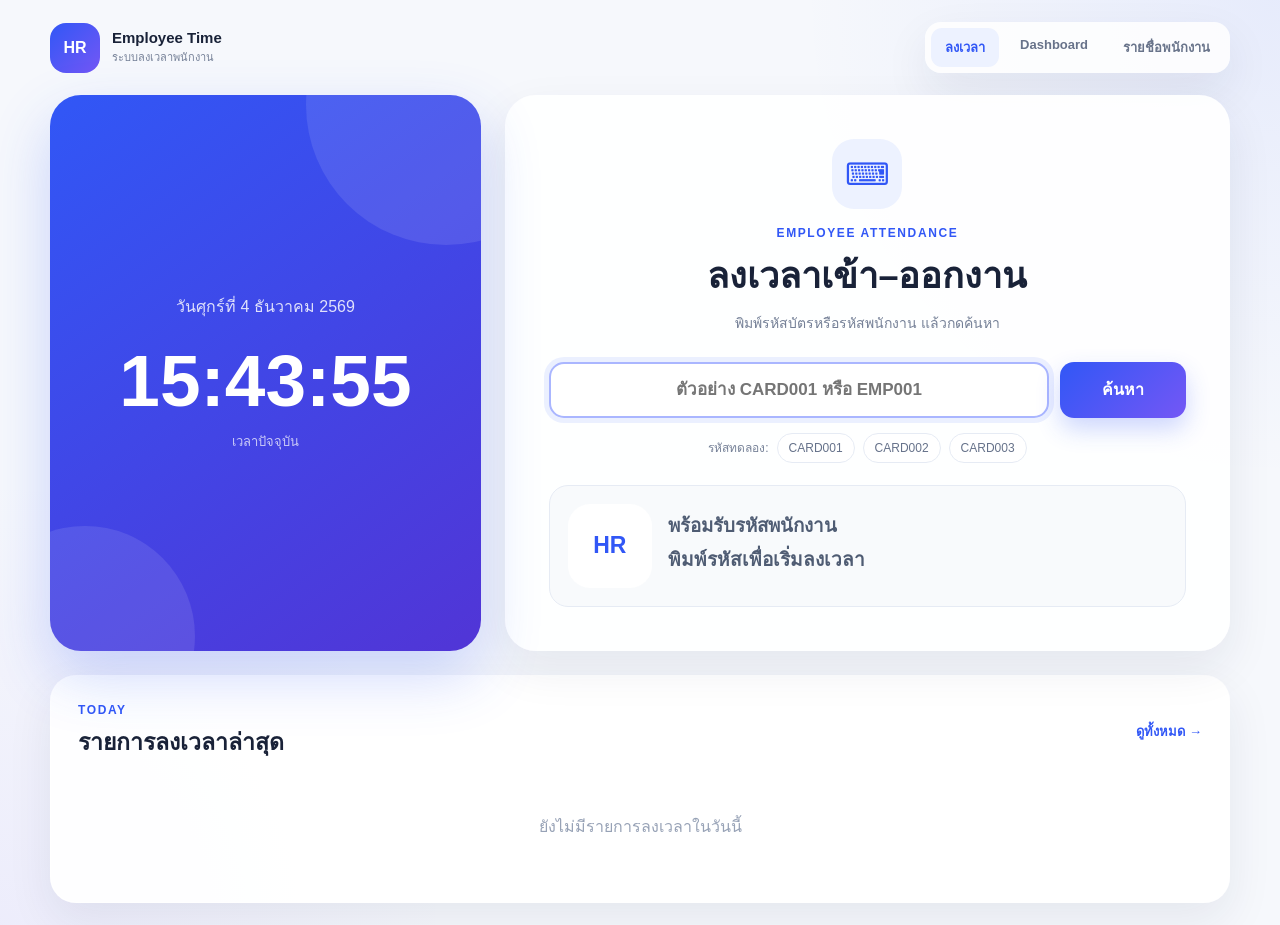
<file: index.html>
<!DOCTYPE html>
<html lang="th">
<head>
  <meta charset="UTF-8">

  <meta
    name="viewport"
    content="width=device-width, initial-scale=1.0"
  >

  <title>ลงเวลาพนักงาน</title>

  <link
    rel="stylesheet"
    href="./Style.css"
  >
</head>

<body class="attendance-page">

  <header class="public-header">

    <a class="brand" href="./index.html">

      <span class="brand-logo">
        HR
      </span>

      <span>
        <strong>Employee Time</strong>
        <small>ระบบลงเวลาพนักงาน</small>
      </span>

    </a>

    <nav class="public-nav">

      <a
        class="active"
        href="./index.html"
      >
        ลงเวลา
      </a>

      <a href="./dashboard.html">
        Dashboard
      </a>

      <a href="./employees.html">
        รายชื่อพนักงาน
      </a>

    </nav>

  </header>

  <main class="attendance-container">

    <section class="attendance-grid">

      <article class="clock-card">

        <p id="currentDate">
          กำลังโหลดวันที่...
        </p>

        <h1 id="currentTime">
          00:00:00
        </h1>

        <span>เวลาปัจจุบัน</span>

      </article>

      <article class="attendance-card">

        <div class="attendance-icon">
          ⌨
        </div>

        <p class="eyebrow">
          EMPLOYEE ATTENDANCE
        </p>

        <h2>ลงเวลาเข้า–ออกงาน</h2>

        <p class="muted">
          พิมพ์รหัสบัตรหรือรหัสพนักงาน แล้วกดค้นหา
        </p>

        <div class="attendance-form">

          <input
            id="cardInput"
            type="text"
            placeholder="ตัวอย่าง CARD001 หรือ EMP001"
            autocomplete="off"
            autofocus
          >

          <button
            id="scanButton"
            class="primary-button search-button"
            type="button"
          >
            ค้นหา
          </button>

        </div>

        <div class="demo-code-row">

          <span>รหัสทดลอง:</span>

          <button
            type="button"
            data-test-code="CARD001"
          >
            CARD001
          </button>

          <button
            type="button"
            data-test-code="CARD002"
          >
            CARD002
          </button>

          <button
            type="button"
            data-test-code="CARD003"
          >
            CARD003
          </button>

        </div>

        <div
          id="scanResult"
          class="scan-result ready"
        >

          <div class="scan-photo-box">

            <img
              id="resultPhoto"
              class="scan-photo"
              alt="รูปพนักงาน"
            >

            <div
              id="resultInitial"
              class="scan-initial"
            >
              HR
            </div>

          </div>

          <div class="scan-result-detail">

            <h3 id="resultTitle">
              พร้อมรับรหัสพนักงาน
            </h3>

            <p
              id="resultName"
              class="scan-result-name"
            >
              พิมพ์รหัสเพื่อเริ่มลงเวลา
            </p>

            <p
              id="resultPosition"
              class="scan-result-meta"
            ></p>

            <p
              id="resultEmployeeId"
              class="scan-result-meta"
            ></p>

            <strong
              id="resultTime"
              class="scan-result-time"
            ></strong>

          </div>

        </div>

      </article>

    </section>

    <section class="surface-card latest-card">

      <div class="section-heading">

        <div>
          <p class="eyebrow">TODAY</p>
          <h2>รายการลงเวลาล่าสุด</h2>
        </div>

        <a
          class="text-link"
          href="./dashboard.html"
        >
          ดูทั้งหมด →
        </a>

      </div>

      <div
        id="latestAttendance"
        class="latest-list"
      ></div>

    </section>

  </main>

  <script src="./config.js"></script>
  <script src="./backend.js"></script>
  <script src="./data.js"></script>
  <script src="./attendance.js"></script>

</body>
</html>
</file>
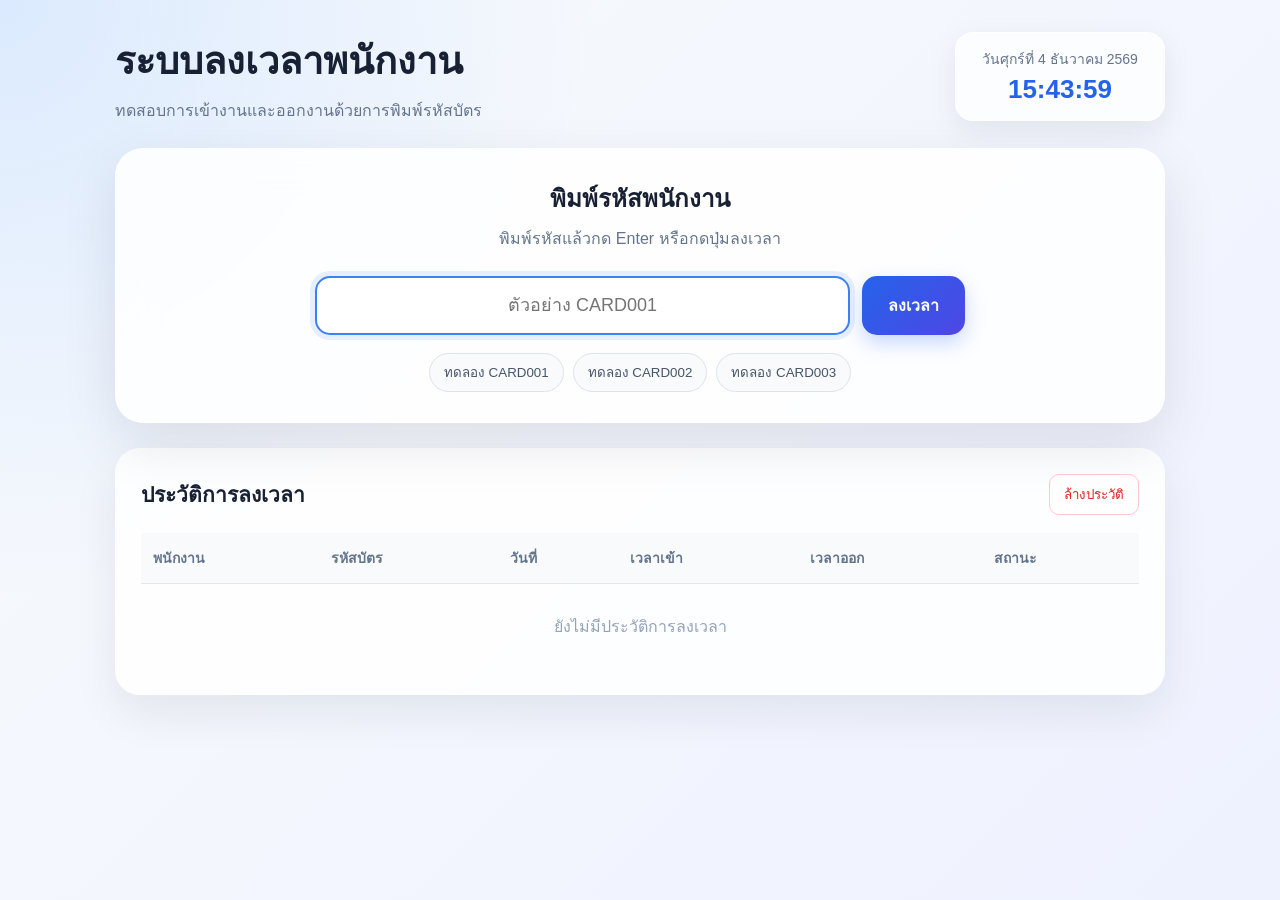
<file: attendance-test.html>
<!DOCTYPE html>
<html lang="th">
<head>
  <meta charset="UTF-8">
  <meta
    name="viewport"
    content="width=device-width, initial-scale=1.0"
  >

  <title>ระบบลงเวลาพนักงาน</title>

  <style>
    * {
      box-sizing: border-box;
      margin: 0;
      padding: 0;
    }

    body {
      min-height: 100vh;
      padding: 30px 18px;
      font-family: "Prompt", "Tahoma", sans-serif;
      color: #182033;
      background:
        radial-gradient(circle at top left, #dbeafe, transparent 38%),
        linear-gradient(135deg, #f8fafc, #eef2ff);
    }

    .container {
      width: min(1050px, 100%);
      margin: 0 auto;
    }

    .header {
      display: flex;
      justify-content: space-between;
      align-items: center;
      gap: 20px;
      margin-bottom: 25px;
    }

    .header h1 {
      margin-bottom: 7px;
      font-size: clamp(25px, 4vw, 38px);
    }

    .header p {
      color: #64748b;
    }

    .live-time {
      min-width: 210px;
      padding: 15px 20px;
      border: 1px solid rgba(255, 255, 255, 0.8);
      border-radius: 18px;
      background: rgba(255, 255, 255, 0.75);
      box-shadow: 0 10px 30px rgba(15, 23, 42, 0.08);
      text-align: center;
      backdrop-filter: blur(15px);
    }

    #currentDate {
      margin-bottom: 4px;
      color: #64748b;
      font-size: 14px;
    }

    #currentTime {
      color: #2563eb;
      font-size: 26px;
      font-weight: 700;
    }

    .scan-card {
      padding: 30px;
      border: 1px solid rgba(255, 255, 255, 0.8);
      border-radius: 28px;
      background: rgba(255, 255, 255, 0.86);
      box-shadow: 0 20px 55px rgba(15, 23, 42, 0.1);
      backdrop-filter: blur(18px);
    }

    .scan-card h2 {
      margin-bottom: 8px;
      text-align: center;
    }

    .scan-description {
      margin-bottom: 25px;
      color: #64748b;
      text-align: center;
    }

    .input-group {
      display: flex;
      gap: 12px;
      width: min(650px, 100%);
      margin: 0 auto;
    }

    #cardInput {
      flex: 1;
      min-width: 0;
      padding: 17px 20px;
      border: 2px solid #dbe3ef;
      border-radius: 15px;
      outline: none;
      background: #ffffff;
      font-size: 18px;
      text-align: center;
      text-transform: uppercase;
      transition: 0.2s;
    }

    #cardInput:focus {
      border-color: #3b82f6;
      box-shadow: 0 0 0 5px rgba(59, 130, 246, 0.12);
    }

    .scan-button {
      padding: 16px 26px;
      border: none;
      border-radius: 15px;
      color: white;
      background: linear-gradient(135deg, #2563eb, #4f46e5);
      box-shadow: 0 8px 20px rgba(37, 99, 235, 0.25);
      font-size: 16px;
      font-weight: 700;
      cursor: pointer;
      transition: 0.2s;
    }

    .scan-button:hover {
      transform: translateY(-2px);
    }

    .example-cards {
      display: flex;
      flex-wrap: wrap;
      justify-content: center;
      gap: 9px;
      margin-top: 18px;
    }

    .example-cards button {
      padding: 8px 14px;
      border: 1px solid #dbe3ef;
      border-radius: 999px;
      color: #475569;
      background: #f8fafc;
      cursor: pointer;
    }

    .example-cards button:hover {
      color: #2563eb;
      border-color: #93c5fd;
      background: #eff6ff;
    }

    .result {
      display: none;
      width: min(650px, 100%);
      margin: 25px auto 0;
      padding: 21px;
      border-radius: 18px;
      text-align: center;
    }

    .result.show {
      display: block;
      animation: resultAppear 0.3s ease;
    }

    .result.check-in {
      color: #166534;
      border: 1px solid #bbf7d0;
      background: #ecfdf5;
    }

    .result.check-out {
      color: #1e40af;
      border: 1px solid #bfdbfe;
      background: #eff6ff;
    }

    .result.error {
      color: #991b1b;
      border: 1px solid #fecaca;
      background: #fef2f2;
    }

    .result-icon {
      margin-bottom: 8px;
      font-size: 35px;
    }

    .result h3 {
      margin-bottom: 8px;
    }

    .result-name {
      margin-bottom: 5px;
      font-size: 20px;
      font-weight: 700;
    }

    .records-section {
      margin-top: 25px;
      padding: 25px;
      border: 1px solid rgba(255, 255, 255, 0.8);
      border-radius: 25px;
      background: rgba(255, 255, 255, 0.86);
      box-shadow: 0 18px 45px rgba(15, 23, 42, 0.08);
    }

    .section-heading {
      display: flex;
      justify-content: space-between;
      align-items: center;
      gap: 15px;
      margin-bottom: 18px;
    }

    .section-heading h2 {
      font-size: 21px;
    }

    .clear-button {
      padding: 9px 14px;
      border: 1px solid #fecaca;
      border-radius: 10px;
      color: #dc2626;
      background: #fff;
      cursor: pointer;
    }

    .table-wrapper {
      overflow-x: auto;
    }

    table {
      width: 100%;
      min-width: 720px;
      border-collapse: collapse;
    }

    th,
    td {
      padding: 14px 12px;
      border-bottom: 1px solid #e5e7eb;
      text-align: left;
    }

    th {
      color: #64748b;
      background: #f8fafc;
      font-size: 14px;
    }

    td {
      font-size: 15px;
    }

    .employee-name {
      font-weight: 700;
    }

    .status {
      display: inline-block;
      padding: 6px 11px;
      border-radius: 999px;
      font-size: 13px;
      font-weight: 700;
    }

    .status.working {
      color: #166534;
      background: #dcfce7;
    }

    .status.finished {
      color: #475569;
      background: #e2e8f0;
    }

    .empty-message {
      padding: 30px;
      color: #94a3b8;
      text-align: center;
    }

    @keyframes resultAppear {
      from {
        opacity: 0;
        transform: translateY(8px);
      }

      to {
        opacity: 1;
        transform: translateY(0);
      }
    }

    @media (max-width: 700px) {
      .header {
        align-items: stretch;
        flex-direction: column;
      }

      .live-time {
        width: 100%;
      }

      .scan-card,
      .records-section {
        padding: 20px;
        border-radius: 20px;
      }

      .input-group {
        flex-direction: column;
      }

      .scan-button {
        width: 100%;
      }
    }
  </style>
</head>

<body>

  <main class="container">

    <header class="header">
      <div>
        <h1>ระบบลงเวลาพนักงาน</h1>
        <p>ทดสอบการเข้างานและออกงานด้วยการพิมพ์รหัสบัตร</p>
      </div>

      <div class="live-time">
        <div id="currentDate"></div>
        <div id="currentTime">00:00:00</div>
      </div>
    </header>

    <section class="scan-card">
      <h2>พิมพ์รหัสพนักงาน</h2>

      <p class="scan-description">
        พิมพ์รหัสแล้วกด Enter หรือกดปุ่มลงเวลา
      </p>

      <div class="input-group">
        <input
          type="text"
          id="cardInput"
          placeholder="ตัวอย่าง CARD001"
          autocomplete="off"
          autofocus
        >

        <button
          type="button"
          class="scan-button"
          id="scanButton"
        >
          ลงเวลา
        </button>
      </div>

      <div class="example-cards">
        <button type="button" data-card="CARD001">
          ทดลอง CARD001
        </button>

        <button type="button" data-card="CARD002">
          ทดลอง CARD002
        </button>

        <button type="button" data-card="CARD003">
          ทดลอง CARD003
        </button>
      </div>

      <div id="result" class="result"></div>
    </section>

    <section class="records-section">
      <div class="section-heading">
        <h2>ประวัติการลงเวลา</h2>

        <button
          type="button"
          class="clear-button"
          id="clearButton"
        >
          ล้างประวัติ
        </button>
      </div>

      <div class="table-wrapper">
        <table>
          <thead>
            <tr>
              <th>พนักงาน</th>
              <th>รหัสบัตร</th>
              <th>วันที่</th>
              <th>เวลาเข้า</th>
              <th>เวลาออก</th>
              <th>สถานะ</th>
            </tr>
          </thead>

          <tbody id="recordTableBody"></tbody>
        </table>

        <div id="emptyMessage" class="empty-message">
          ยังไม่มีประวัติการลงเวลา
        </div>
      </div>
    </section>

  </main>

  <script>
    // รายชื่อพนักงานตัวอย่าง
    // เปลี่ยนชื่อและรหัสตรงนี้ได้
    const employees = [
      {
        employeeId: "EMP001",
        cardId: "CARD001",
        name: "สมชาย ใจดี",
        position: "ฝ่ายผลิต"
      },
      {
        employeeId: "EMP002",
        cardId: "CARD002",
        name: "สุดา มั่นคง",
        position: "ฝ่ายคลังสินค้า"
      },
      {
        employeeId: "EMP003",
        cardId: "CARD003",
        name: "อนันต์ ตั้งใจ",
        position: "ฝ่ายจัดส่ง"
      }
    ];

    const cardInput = document.getElementById("cardInput");
    const scanButton = document.getElementById("scanButton");
    const result = document.getElementById("result");
    const recordTableBody =
      document.getElementById("recordTableBody");
    const emptyMessage =
      document.getElementById("emptyMessage");
    const clearButton =
      document.getElementById("clearButton");

    // อ่านข้อมูลเดิมจาก Local Storage
    let attendanceRecords = JSON.parse(
      localStorage.getItem("attendanceRecords")
    ) || [];

    function saveRecords() {
      localStorage.setItem(
        "attendanceRecords",
        JSON.stringify(attendanceRecords)
      );
    }

    function getDateKey(date) {
      const year = date.getFullYear();
      const month = String(date.getMonth() + 1).padStart(2, "0");
      const day = String(date.getDate()).padStart(2, "0");

      return `${year}-${month}-${day}`;
    }

    function formatDate(dateValue) {
      return new Date(dateValue).toLocaleDateString("th-TH", {
        day: "2-digit",
        month: "short",
        year: "numeric"
      });
    }

    function formatTime(dateValue) {
      if (!dateValue) {
        return "-";
      }

      return new Date(dateValue).toLocaleTimeString("th-TH", {
        hour: "2-digit",
        minute: "2-digit",
        second: "2-digit"
      });
    }

    function updateClock() {
      const now = new Date();

      document.getElementById("currentDate").textContent =
        now.toLocaleDateString("th-TH", {
          weekday: "long",
          day: "numeric",
          month: "long",
          year: "numeric"
        });

      document.getElementById("currentTime").textContent =
        now.toLocaleTimeString("th-TH", {
          hour: "2-digit",
          minute: "2-digit",
          second: "2-digit"
        });
    }

    function showResult(type, title, employee, time, message) {
      result.className = `result show ${type}`;

      let icon = "✅";

      if (type === "check-out") {
        icon = "👋";
      }

      if (type === "error") {
        icon = "⚠️";
      }

      if (employee) {
        result.innerHTML = `
          <div class="result-icon">${icon}</div>
          <h3>${title}</h3>
          <div class="result-name">${employee.name}</div>
          <div>${employee.position}</div>
          <div style="margin-top:8px;">
            เวลา ${time}
          </div>
        `;
      } else {
        result.innerHTML = `
          <div class="result-icon">${icon}</div>
          <h3>${title}</h3>
          <div>${message}</div>
        `;
      }
    }

    function scanCard() {
      const cardId = cardInput.value
        .trim()
        .toUpperCase();

      if (!cardId) {
        showResult(
          "error",
          "กรุณากรอกรหัส",
          null,
          null,
          "พิมพ์รหัส เช่น CARD001"
        );

        cardInput.focus();
        return;
      }

      const employee = employees.find(
        item => item.cardId === cardId
      );

      if (!employee) {
        showResult(
          "error",
          "ไม่พบข้อมูลพนักงาน",
          null,
          null,
          `ไม่มีรหัส ${cardId} อยู่ในระบบ`
        );

        cardInput.select();
        return;
      }

      const now = new Date();
      const today = getDateKey(now);

      // ตรวจสอบว่าพนักงานคนนี้เข้างานอยู่หรือไม่
      const openRecord = [...attendanceRecords]
        .reverse()
        .find(record =>
          record.employeeId === employee.employeeId &&
          record.dateKey === today &&
          record.checkOut === null
        );

      if (openRecord) {
        // ถ้ามีเวลาเข้าแต่ยังไม่มีเวลาออก
        // การพิมพ์ครั้งนี้จะเป็นการออกงาน
        openRecord.checkOut = now.toISOString();

        showResult(
          "check-out",
          "ลงเวลาออกงานสำเร็จ",
          employee,
          formatTime(now)
        );
      } else {
        // ถ้ายังไม่มีรายการเปิดอยู่
        // การพิมพ์ครั้งนี้จะเป็นการเข้างาน
        attendanceRecords.push({
          recordId: Date.now(),
          employeeId: employee.employeeId,
          cardId: employee.cardId,
          name: employee.name,
          position: employee.position,
          dateKey: today,
          checkIn: now.toISOString(),
          checkOut: null
        });

        showResult(
          "check-in",
          "ลงเวลาเข้างานสำเร็จ",
          employee,
          formatTime(now)
        );
      }

      saveRecords();
      renderRecords();

      cardInput.value = "";
      cardInput.focus();
    }

    function renderRecords() {
      recordTableBody.innerHTML = "";

      if (attendanceRecords.length === 0) {
        emptyMessage.style.display = "block";
        return;
      }

      emptyMessage.style.display = "none";

      const sortedRecords = [...attendanceRecords].sort(
        (a, b) =>
          new Date(b.checkIn) - new Date(a.checkIn)
      );

      sortedRecords.forEach(record => {
        const row = document.createElement("tr");

        const isWorking = record.checkOut === null;

        row.innerHTML = `
          <td>
            <div class="employee-name">${record.name}</div>
            <small Style="color:#64748b;">
              ${record.position}
            </small>
          </td>

          <td>${record.cardId}</td>

          <td>${formatDate(record.checkIn)}</td>

          <td>${formatTime(record.checkIn)}</td>

          <td>${formatTime(record.checkOut)}</td>

          <td>
            <span class="status ${
              isWorking ? "working" : "finished"
            }">
              ${
                isWorking
                  ? "กำลังปฏิบัติงาน"
                  : "ออกงานแล้ว"
              }
            </span>
          </td>
        `;

        recordTableBody.appendChild(row);
      });
    }

    scanButton.addEventListener("click", scanCard);

    cardInput.addEventListener("keydown", event => {
      if (event.key === "Enter") {
        scanCard();
      }
    });

    document
      .querySelectorAll("[data-card]")
      .forEach(button => {
        button.addEventListener("click", () => {
          cardInput.value = button.dataset.card;
          scanCard();
        });
      });

    clearButton.addEventListener("click", () => {
      const confirmed = confirm(
        "ต้องการล้างประวัติการลงเวลาทั้งหมดหรือไม่?"
      );

      if (!confirmed) {
        return;
      }

      attendanceRecords = [];
      saveRecords();
      renderRecords();

      result.className = "result";
      result.innerHTML = "";

      cardInput.focus();
    });

    document.addEventListener("click", event => {
      if (
        event.target.tagName !== "BUTTON" &&
        event.target.tagName !== "INPUT"
      ) {
        cardInput.focus();
      }
    });

    updateClock();
    setInterval(updateClock, 1000);
    renderRecords();
  </script>

</body>
</html>
</file>
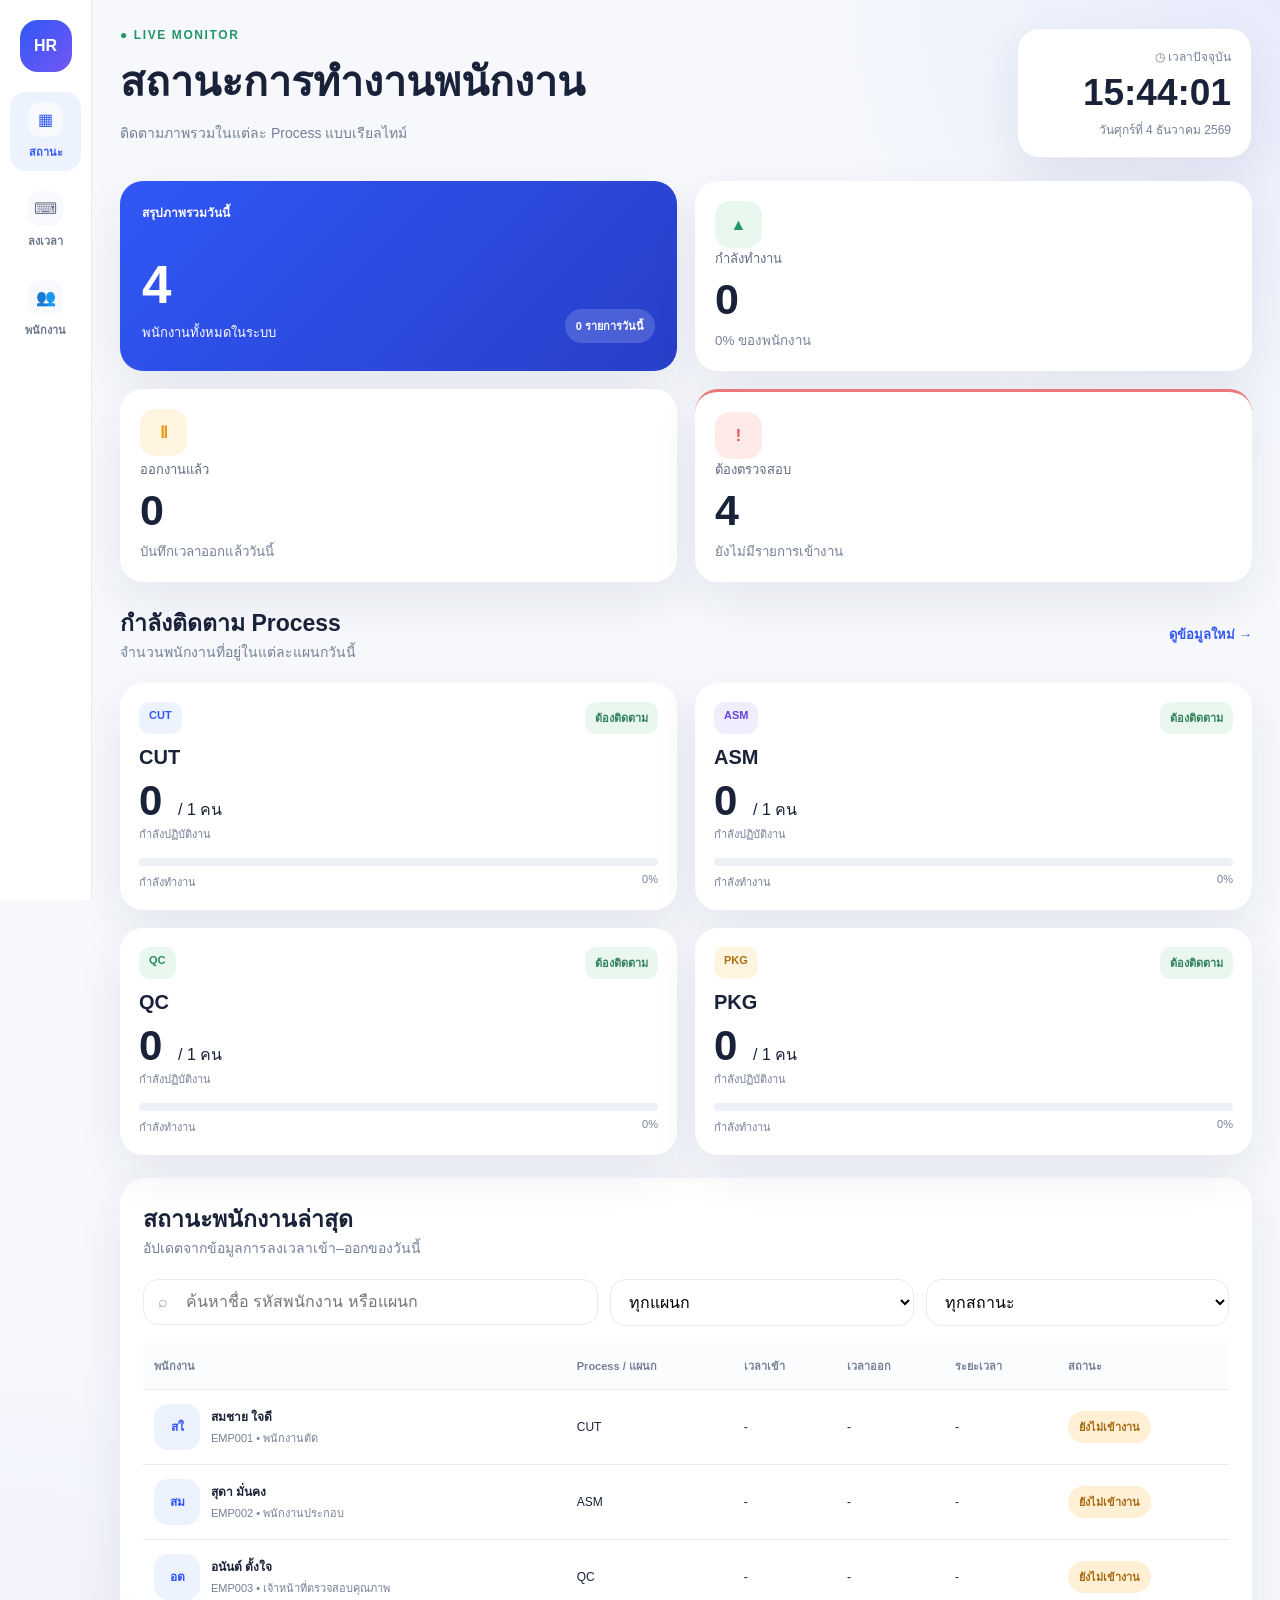
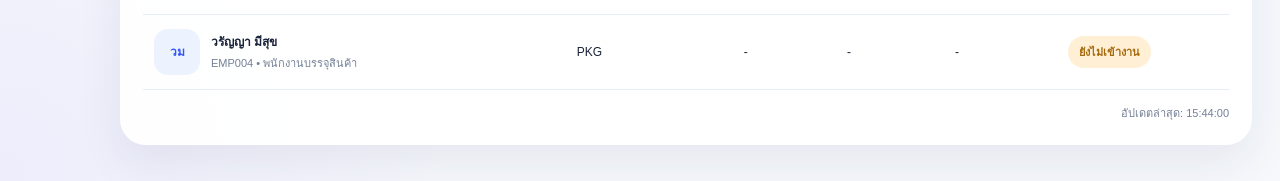
<file: dashboard.html>
<!DOCTYPE html>
<html lang="th">
<head>
  <meta charset="UTF-8">

  <meta
    name="viewport"
    content="width=device-width, initial-scale=1.0"
  >

  <title>Dashboard พนักงาน</title>

  <link
    rel="stylesheet"
    href="./Style.css"
  >
</head>

<body>

  <div class="app-layout">

    <aside class="sidebar">

      <a
        class="sidebar-logo"
        href="./dashboard.html"
      >
        HR
      </a>

      <nav class="sidebar-nav">

        <a
          class="active"
          href="./dashboard.html"
        >
          <span class="nav-icon">▦</span>
          <span>สถานะ</span>
        </a>

        <a href="./index.html">
          <span class="nav-icon">⌨</span>
          <span>ลงเวลา</span>
        </a>

        <a href="./employees.html">
          <span class="nav-icon">👥</span>
          <span>พนักงาน</span>
        </a>

      </nav>

    </aside>

    <main class="dashboard-main">

      <header class="dashboard-header">

        <div>

          <p class="eyebrow live-text">
            ● LIVE MONITOR
          </p>

          <h1>สถานะการทำงานพนักงาน</h1>

          <p class="muted">
            ติดตามภาพรวมในแต่ละ Process แบบเรียลไทม์
          </p>

        </div>

        <div class="dashboard-clock">

          <p>◷ เวลาปัจจุบัน</p>

          <strong id="dashboardTime">
            00:00:00
          </strong>

          <span id="dashboardDate">
            กำลังโหลดวันที่...
          </span>

        </div>

      </header>

      <section class="summary-grid">

        <article class="summary-main-card">

          <p>สรุปภาพรวมวันนี้</p>

          <div class="summary-main-content">

            <div>

              <strong id="totalEmployees">
                0
              </strong>

              <span>
                พนักงานทั้งหมดในระบบ
              </span>

            </div>

            <b id="todayRecordBadge">
              0 รายการวันนี้
            </b>

          </div>

        </article>

        <article class="summary-small-card">

          <div class="summary-icon green">
            ▲
          </div>

          <div>

            <p>กำลังทำงาน</p>

            <strong id="workingEmployees">
              0
            </strong>

            <small id="workingPercent">
              0% ของพนักงาน
            </small>

          </div>

        </article>

        <article class="summary-small-card">

          <div class="summary-icon orange">
            Ⅱ
          </div>

          <div>

            <p>ออกงานแล้ว</p>

            <strong id="finishedEmployees">
              0
            </strong>

            <small>
              บันทึกเวลาออกแล้ววันนี้
            </small>

          </div>

        </article>

        <article class="summary-small-card warning-card">

          <div class="summary-icon red">
            !
          </div>

          <div>

            <p>ต้องตรวจสอบ</p>

            <strong id="notCheckedInEmployees">
              0
            </strong>

            <small>
              ยังไม่มีรายการเข้างาน
            </small>

          </div>

        </article>

      </section>

      <section class="dashboard-section">

        <div class="section-heading">

          <div>

            <h2>กำลังติดตาม Process</h2>

            <p class="muted">
              จำนวนพนักงานที่อยู่ในแต่ละแผนกวันนี้
            </p>

          </div>

          <button
            id="refreshDashboard"
            class="text-button"
            type="button"
          >
            ดูข้อมูลใหม่ →
          </button>

        </div>

        <div
          id="processGrid"
          class="process-grid"
        ></div>

      </section>

      <section class="surface-card dashboard-table-card">

        <div class="section-heading">

          <div>

            <h2>สถานะพนักงานล่าสุด</h2>

            <p class="muted">
              อัปเดตจากข้อมูลการลงเวลาเข้า–ออกของวันนี้
            </p>

          </div>

        </div>

        <div class="filter-grid">

          <label class="search-field">

            <span>⌕</span>

            <input
              id="dashboardSearch"
              type="search"
              placeholder="ค้นหาชื่อ รหัสพนักงาน หรือแผนก"
            >

          </label>

          <select id="departmentFilter">

            <option value="">
              ทุกแผนก
            </option>

          </select>

          <select id="statusFilter">

            <option value="">
              ทุกสถานะ
            </option>

            <option value="working">
              กำลังทำงาน
            </option>

            <option value="finished">
              ออกงานแล้ว
            </option>

            <option value="absent">
              ยังไม่เข้างาน
            </option>

          </select>

        </div>

        <div class="table-scroll">

          <table class="data-table">

            <thead>
              <tr>
                <th>พนักงาน</th>
                <th>Process / แผนก</th>
                <th>เวลาเข้า</th>
                <th>เวลาออก</th>
                <th>ระยะเวลา</th>
                <th>สถานะ</th>
              </tr>
            </thead>

            <tbody id="dashboardTableBody"></tbody>

          </table>

          <div
            id="dashboardEmpty"
            class="empty-state"
          >
            ไม่พบข้อมูลพนักงาน
          </div>

        </div>

        <p
          id="dashboardUpdated"
          class="updated-text"
        >
          อัปเดตล่าสุด: -
        </p>

      </section>

    </main>

  </div>

  <script src="./config.js"></script>
  <script src="./backend.js"></script>
  <script src="./data.js"></script>
  <script src="./dashboard.js"></script>

</body>
</html>
</file>
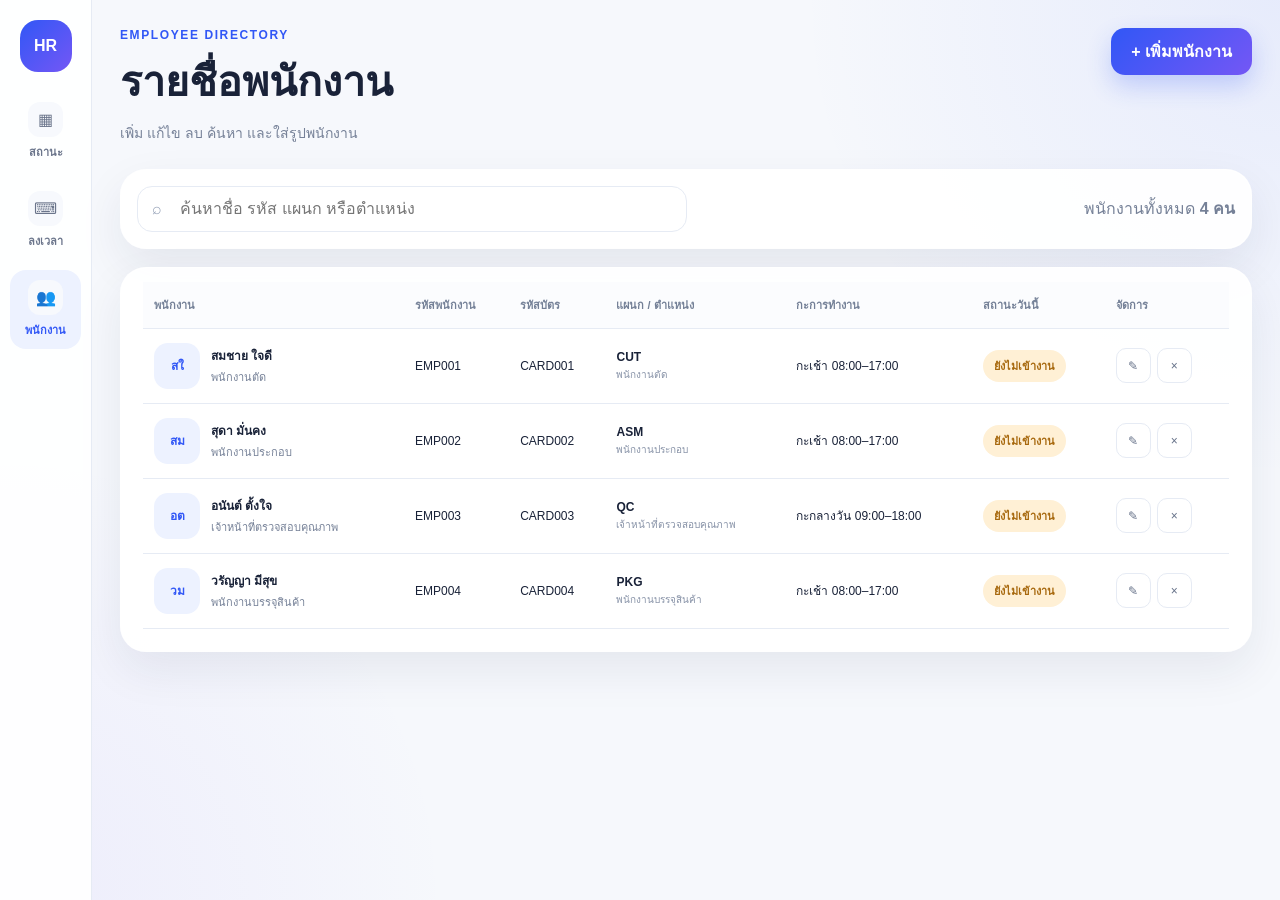
<file: employees.html>
<!DOCTYPE html>
<html lang="th">
<head>
  <meta charset="UTF-8">

  <meta
    name="viewport"
    content="width=device-width, initial-scale=1.0"
  >

  <title>รายชื่อพนักงาน</title>

  <link
    rel="stylesheet"
    href="./Style.css"
  >
</head>

<body>

  <div class="app-layout">

    <aside class="sidebar">

      <a
        class="sidebar-logo"
        href="./dashboard.html"
      >
        HR
      </a>

      <nav class="sidebar-nav">

        <a href="./dashboard.html">
          <span class="nav-icon">▦</span>
          <span>สถานะ</span>
        </a>

        <a href="./index.html">
          <span class="nav-icon">⌨</span>
          <span>ลงเวลา</span>
        </a>

        <a
          class="active"
          href="./employees.html"
        >
          <span class="nav-icon">👥</span>
          <span>พนักงาน</span>
        </a>

      </nav>

    </aside>

    <main class="dashboard-main">

      <header class="dashboard-header">

        <div>

          <p class="eyebrow">
            EMPLOYEE DIRECTORY
          </p>

          <h1>รายชื่อพนักงาน</h1>

          <p class="muted">
            เพิ่ม แก้ไข ลบ ค้นหา และใส่รูปพนักงาน
          </p>

        </div>

        <button
          id="addEmployeeButton"
          class="primary-button"
          type="button"
        >
          + เพิ่มพนักงาน
        </button>

      </header>

      <section class="surface-card employee-toolbar">

        <label class="search-field employee-search-field">

          <span>⌕</span>

          <input
            id="employeeSearch"
            type="search"
            placeholder="ค้นหาชื่อ รหัส แผนก หรือตำแหน่ง"
          >

        </label>

        <p>
          พนักงานทั้งหมด

          <strong id="employeeTotalText">
            0 คน
          </strong>
        </p>

      </section>

      <section class="surface-card employee-table-card">

        <div class="table-scroll">

          <table class="data-table employee-table">

            <thead>
              <tr>
                <th>พนักงาน</th>
                <th>รหัสพนักงาน</th>
                <th>รหัสบัตร</th>
                <th>แผนก / ตำแหน่ง</th>
                <th>กะการทำงาน</th>
                <th>สถานะวันนี้</th>
                <th>จัดการ</th>
              </tr>
            </thead>

            <tbody id="employeeTableBody"></tbody>

          </table>

          <div
            id="employeeEmpty"
            class="empty-state"
          >
            ไม่พบรายชื่อพนักงาน
          </div>

        </div>

      </section>

    </main>

  </div>

  <div
    id="employeeModal"
    class="modal"
    aria-hidden="true"
  >

    <div
      class="modal-backdrop"
      data-close-modal
    ></div>

    <section class="modal-card">

      <header class="modal-header">

        <div>

          <p class="eyebrow">
            EMPLOYEE FORM
          </p>

          <h2 id="modalTitle">
            เพิ่มพนักงาน
          </h2>

        </div>

        <button
          class="modal-close"
          type="button"
          data-close-modal
        >
          ×
        </button>

      </header>

      <form id="employeeForm">

        <input
          id="employeeRecordId"
          type="hidden"
        >

        <div class="photo-upload-row">

          <div class="photo-preview-box">

            <img
              id="photoPreview"
              class="photo-preview"
              alt="รูปพนักงาน"
            >

            <div
              id="photoPreviewInitial"
              class="photo-preview-initial"
            >
              HR
            </div>

          </div>

          <div>

            <label class="upload-button">

              เลือกรูปพนักงาน

              <input
                id="employeePhoto"
                type="file"
                accept="image/jpeg,image/png,image/webp"
              >

            </label>

            <p class="upload-note">
              รองรับ JPG, PNG และ WebP ระบบจะย่อรูปให้อัตโนมัติ
            </p>

            <button
              id="removePhotoButton"
              class="remove-photo-button"
              type="button"
            >
              ลบรูป
            </button>

          </div>

        </div>

        <div class="employee-form-grid">

          <label>

            <span>ชื่อ–นามสกุล</span>

            <input
              id="employeeName"
              type="text"
              placeholder="เช่น สมชาย ใจดี"
              required
            >

          </label>

          <label>

            <span>รหัสพนักงาน</span>

            <input
              id="employeeId"
              type="text"
              placeholder="เช่น EMP004"
              required
            >

          </label>

          <label>

            <span>รหัสบัตร</span>

            <input
              id="cardId"
              type="text"
              placeholder="เช่น CARD004"
              required
            >

          </label>

          <label>

            <span>แผนก / Process</span>

            <input
              id="department"
              type="text"
              placeholder="เช่น CUT, ASM, QC หรือ PKG"
              required
            >

          </label>

          <label>

            <span>ตำแหน่ง</span>

            <input
              id="position"
              type="text"
              placeholder="เช่น พนักงานผลิต"
              required
            >

          </label>

          <label>

            <span>กะการทำงาน</span>

            <select id="shift">

              <option value="กะเช้า 08:00–17:00">
                กะเช้า 08:00–17:00
              </option>

              <option value="กะกลางวัน 09:00–18:00">
                กะกลางวัน 09:00–18:00
              </option>

              <option value="กะกลางคืน 20:00–05:00">
                กะกลางคืน 20:00–05:00
              </option>

            </select>

          </label>

        </div>

        <p
          id="formError"
          class="form-error"
        ></p>

        <footer class="modal-actions">

          <button
            class="secondary-button"
            type="button"
            data-close-modal
          >
            ยกเลิก
          </button>

          <button
            class="primary-button"
            type="submit"
          >
            บันทึกข้อมูล
          </button>

        </footer>

      </form>

    </section>

  </div>

  <script src="./config.js"></script>
  <script src="./backend.js"></script>
  <script src="./data.js"></script>
  <script src="./employees.js"></script>

</body>
</html>
</file>
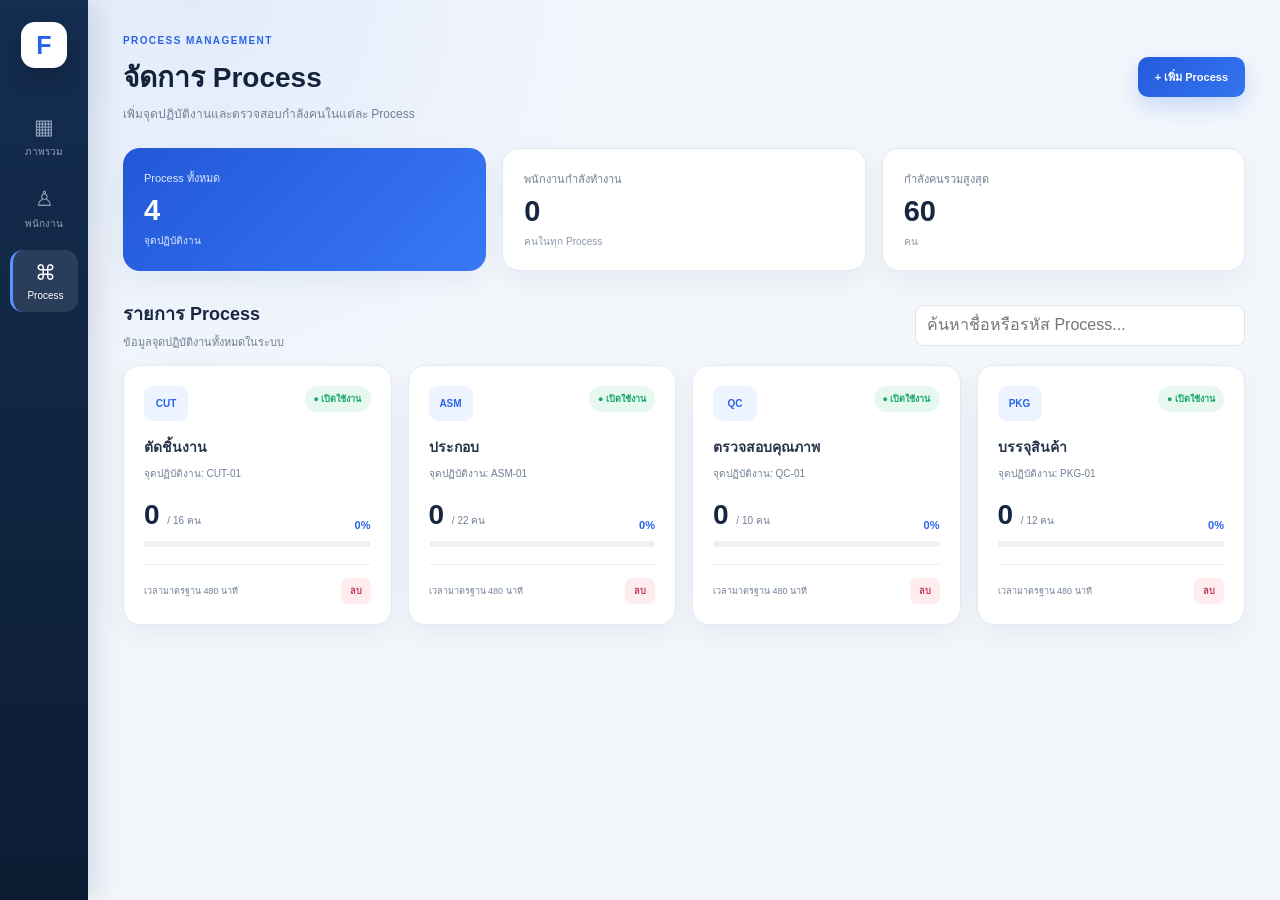
<file: process.html>
<!DOCTYPE html>
<html lang="th">

<head>

  <meta charset="UTF-8">

  <meta
    name="viewport"
    content="width=device-width, initial-scale=1.0"
  >

  <title>จัดการ Process</title>

  <style>

    /* =========================
       ตั้งค่าพื้นฐาน
    ========================= */

    * {
      box-sizing: border-box;
    }

    :root {
      --navy: #10233f;
      --blue: #2864e8;
      --green: #15a66a;
      --orange: #e89425;
      --red: #df405a;
      --purple: #7858d6;
      --text: #182740;
      --gray: #718095;
      --border: #e3e9f2;
      --background: #f3f7fc;
      --white: #ffffff;
    }

    body {
      margin: 0;
      min-height: 100vh;

      background:
        radial-gradient(
          circle at 15% 0%,
          rgba(61, 113, 234, 0.09),
          transparent 30%
        ),
        var(--background);

      color: var(--text);

      font-family:
        "Segoe UI",
        "Noto Sans Thai",
        Tahoma,
        Arial,
        sans-serif;
    }

    a {
      text-decoration: none;
    }

    button,
    input,
    select {
      font: inherit;
    }


    /* =========================
       เมนูด้านซ้าย
    ========================= */

    .sidebar {
      position: fixed;
      top: 0;
      bottom: 0;
      left: 0;

      width: 88px;
      padding: 22px 10px;

      display: flex;
      flex-direction: column;
      align-items: center;
      gap: 10px;

      background:
        linear-gradient(
          180deg,
          #142d50,
          #0c1c33
        );

      box-shadow:
        8px 0 30px rgba(10, 30, 60, 0.13);

      z-index: 100;
    }

    .logo {
      width: 46px;
      height: 46px;
      margin-bottom: 28px;

      display: grid;
      place-items: center;

      border-radius: 14px;
      background: white;
      color: var(--blue);

      font-size: 25px;
      font-weight: 900;

      box-shadow:
        0 10px 25px rgba(0, 0, 0, 0.2);
    }

    .sidebar a {
      width: 100%;
      min-height: 62px;

      display: flex;
      flex-direction: column;
      align-items: center;
      justify-content: center;
      gap: 5px;

      border-radius: 13px;

      color: #8fa1b9;
      font-size: 21px;

      transition: 0.25s;
    }

    .sidebar a small {
      font-size: 10px;
    }

    .sidebar a:hover,
    .sidebar a.active {
      color: white;
      background: rgba(255, 255, 255, 0.1);
    }

    .sidebar a.active {
      border-left: 3px solid #5c91ff;
    }


    /* =========================
       เนื้อหาหลัก
    ========================= */

    .content {
      width: calc(100% - 88px);
      max-width: 1500px;

      margin-left: 88px;
      padding: 30px 35px 60px;
    }

    .page-header {
      display: flex;
      justify-content: space-between;
      align-items: center;

      margin-bottom: 25px;
    }

    .kicker {
      color: var(--blue);

      font-size: 10px;
      font-weight: 800;
      letter-spacing: 0.14em;
    }

    h1 {
      margin: 7px 0 5px;

      color: #14233c;
      font-size: 28px;
    }

    .page-header p {
      margin: 0;

      color: var(--gray);
      font-size: 12px;
    }

    .add-button {
      padding: 11px 17px;

      border: none;
      border-radius: 10px;

      background:
        linear-gradient(
          135deg,
          #245bdc,
          #3475ef
        );

      color: white;

      font-size: 11px;
      font-weight: 700;
      cursor: pointer;

      box-shadow:
        0 9px 22px rgba(40, 100, 232, 0.22);

      transition: 0.2s;
    }

    .add-button:hover {
      transform: translateY(-2px);
    }


    /* =========================
       กล่องสรุป
    ========================= */

    .summary-grid {
      display: grid;
      grid-template-columns: repeat(3, 1fr);
      gap: 16px;

      margin-bottom: 22px;
    }

    .summary-card {
      min-height: 115px;
      padding: 21px;

      border: 1px solid var(--border);
      border-radius: 17px;

      background: white;

      box-shadow:
        0 10px 28px rgba(24, 50, 90, 0.06);
    }

    .summary-card span {
      display: block;

      color: var(--gray);
      font-size: 11px;
    }

    .summary-card strong {
      display: block;

      margin: 7px 0 3px;

      color: #172641;
      font-size: 29px;
    }

    .summary-card small {
      color: #8996a8;
      font-size: 10px;
    }

    .summary-card.blue {
      border: none;

      background:
        linear-gradient(
          135deg,
          #2258d7,
          #3978f5
        );

      color: white;
    }

    .summary-card.blue span,
    .summary-card.blue small {
      color: #dce8ff;
    }

    .summary-card.blue strong {
      color: white;
    }


    /* =========================
       แบบฟอร์ม
    ========================= */

    .form-card {
      display: none;

      margin-bottom: 22px;
      padding: 23px;

      border: 1px solid var(--border);
      border-radius: 18px;

      background: white;

      box-shadow:
        0 12px 35px rgba(24, 50, 90, 0.07);
    }

    .form-card.show {
      display: block;
    }

    .form-card h2 {
      margin: 0 0 18px;

      font-size: 17px;
    }

    .form-grid {
      display: grid;
      grid-template-columns: repeat(5, 1fr);
      gap: 13px;
    }

    label {
      display: flex;
      flex-direction: column;
      gap: 6px;

      color: #59687a;

      font-size: 10px;
      font-weight: 700;
    }

    input,
    select {
      height: 41px;
      padding: 0 11px;

      border: 1px solid #dfe5ed;
      border-radius: 9px;

      outline: none;
      background: white;
      color: #344258;
    }

    input:focus,
    select:focus {
      border-color: #5b85e8;

      box-shadow:
        0 0 0 4px rgba(40, 100, 232, 0.09);
    }

    .save-button {
      height: 41px;
      align-self: end;

      border: none;
      border-radius: 9px;

      background: var(--green);
      color: white;

      font-size: 11px;
      font-weight: 700;
      cursor: pointer;
    }


    /* =========================
       การ์ด Process
    ========================= */

    .section-title {
      display: flex;
      justify-content: space-between;
      align-items: center;

      margin: 28px 0 14px;
    }

    .section-title h2 {
      margin: 0 0 5px;

      font-size: 18px;
    }

    .section-title p {
      margin: 0;

      color: var(--gray);
      font-size: 11px;
    }

    .search-input {
      width: 100%;
      max-width: 330px;
    }

    .process-grid {
      display: grid;
      grid-template-columns: repeat(4, 1fr);
      gap: 16px;
    }

    .process-card {
      position: relative;

      padding: 20px;

      border: 1px solid var(--border);
      border-radius: 17px;

      background: white;

      box-shadow:
        0 10px 28px rgba(24, 50, 90, 0.06);

      transition: 0.25s;
    }

    .process-card:hover {
      transform: translateY(-4px);

      border-color: #c9d8f7;

      box-shadow:
        0 16px 35px rgba(24, 50, 90, 0.11);
    }

    .process-code {
      display: inline-grid;
      place-items: center;

      min-width: 44px;
      height: 35px;
      padding: 0 9px;

      border-radius: 9px;

      background: #edf3ff;
      color: var(--blue);

      font-size: 10px;
      font-weight: 800;
    }

    .active-status {
      float: right;

      padding: 6px 9px;

      border-radius: 20px;

      background: #e7f8f0;
      color: var(--green);

      font-size: 9px;
      font-weight: 700;
    }

    .process-card h3 {
      margin: 15px 0 5px;

      color: #26344a;
      font-size: 14px;
    }

    .station {
      color: var(--gray);
      font-size: 10px;
    }

    .people-row {
      display: flex;
      justify-content: space-between;
      align-items: flex-end;

      margin-top: 18px;
    }

    .people-row strong {
      color: #172641;
      font-size: 28px;
    }

    .people-row small {
      color: var(--gray);
      font-size: 10px;
    }

    .percent {
      color: var(--blue);

      font-size: 11px;
      font-weight: 700;
    }

    .progress {
      height: 6px;
      margin-top: 10px;

      overflow: hidden;

      border-radius: 20px;
      background: #edf1f6;
    }

    .progress i {
      display: block;
      height: 100%;

      border-radius: 20px;

      background:
        linear-gradient(
          90deg,
          #2864e8,
          #5d8ef8
        );
    }

    .card-footer {
      display: flex;
      justify-content: space-between;
      align-items: center;

      margin-top: 17px;
      padding-top: 13px;

      border-top: 1px solid #edf1f5;
    }

    .standard-time {
      color: var(--gray);
      font-size: 9px;
    }

    .delete-button {
      padding: 6px 9px;

      border: none;
      border-radius: 7px;

      background: #feecef;
      color: #c53650;

      font-size: 9px;
      font-weight: 700;
      cursor: pointer;
    }

    .empty {
      grid-column: 1 / -1;

      padding: 40px;

      border: 1px dashed #cfd8e5;
      border-radius: 15px;

      background: rgba(255, 255, 255, 0.6);
      color: var(--gray);

      text-align: center;
      font-size: 12px;
    }


    /* =========================
       Responsive
    ========================= */

    @media (max-width: 1100px) {
      .process-grid {
        grid-template-columns: repeat(2, 1fr);
      }

      .form-grid {
        grid-template-columns: repeat(2, 1fr);
      }
    }

    @media (max-width: 700px) {
      .sidebar {
        width: 62px;
      }

      .sidebar a small {
        display: none;
      }

      .content {
        width: calc(100% - 62px);
        margin-left: 62px;
        padding: 20px 14px 40px;
      }

      .page-header,
      .section-title {
        align-items: flex-start;
        flex-direction: column;
        gap: 14px;
      }

      .summary-grid,
      .process-grid,
      .form-grid {
        grid-template-columns: 1fr;
      }

      .search-input {
        max-width: none;
      }
    }

  </style>

</head>


<body>

  <!-- เมนูด้านซ้าย -->

  <aside class="sidebar">

    <div class="logo">F</div>

    <a href="index.html">
      ▦
      <small>ภาพรวม</small>
    </a>

    <a href="employees.html">
      ♙
      <small>พนักงาน</small>
    </a>

    <a class="active" href="process.html">
      ⌘
      <small>Process</small>
    </a>

  </aside>


  <!-- เนื้อหาหลัก -->

  <main class="content">

    <header class="page-header">

      <div>

        <span class="kicker">
          PROCESS MANAGEMENT
        </span>

        <h1>จัดการ Process</h1>

        <p>
          เพิ่มจุดปฏิบัติงานและตรวจสอบกำลังคนในแต่ละ Process
        </p>

      </div>

      <button
        class="add-button"
        id="openFormButton"
      >
        + เพิ่ม Process
      </button>

    </header>


    <!-- กล่องสรุป -->

    <section class="summary-grid">

      <article class="summary-card blue">

        <span>Process ทั้งหมด</span>

        <strong id="totalProcess">
          0
        </strong>

        <small>จุดปฏิบัติงาน</small>

      </article>

      <article class="summary-card">

        <span>พนักงานกำลังทำงาน</span>

        <strong id="totalWorking">
          0
        </strong>

        <small>คนในทุก Process</small>

      </article>

      <article class="summary-card">

        <span>กำลังคนรวมสูงสุด</span>

        <strong id="totalCapacity">
          0
        </strong>

        <small>คน</small>

      </article>

    </section>


    <!-- แบบฟอร์มเพิ่ม Process -->

    <section
      class="form-card"
      id="processFormCard"
    >

      <h2>เพิ่ม Process ใหม่</h2>

      <form
        class="form-grid"
        id="processForm"
      >

        <label>
          รหัส Process

          <input
            id="processCode"
            required
            placeholder="ASM"
          >
        </label>

        <label>
          ชื่อ Process

          <input
            id="processName"
            required
            placeholder="ประกอบ"
          >
        </label>

        <label>
          รหัสจุดปฏิบัติงาน

          <input
            id="stationCode"
            required
            placeholder="ASM-01"
          >
        </label>

        <label>
          จำนวนคนสูงสุด

          <input
            id="capacity"
            type="number"
            min="1"
            value="10"
            required
          >
        </label>

        <label>
          เวลามาตรฐาน (นาที)

          <input
            id="standardTime"
            type="number"
            min="1"
            value="480"
            required
          >
        </label>

        <button
          class="save-button"
          type="submit"
        >
          บันทึก Process
        </button>

      </form>

    </section>


    <!-- รายการ Process -->

    <section>

      <div class="section-title">

        <div>

          <h2>รายการ Process</h2>

          <p>
            ข้อมูลจุดปฏิบัติงานทั้งหมดในระบบ
          </p>

        </div>

        <input
          class="search-input"
          id="searchInput"
          placeholder="ค้นหาชื่อหรือรหัส Process..."
        >

      </div>

      <div
        class="process-grid"
        id="processGrid"
      ></div>

    </section>

  </main>


  <script>

    /* =========================
       ข้อมูลเริ่มต้น
    ========================= */

    const defaultProcesses = [
      {
        code: "CUT",
        name: "ตัดชิ้นงาน",
        station: "CUT-01",
        capacity: 16,
        standardTime: 480
      },
      {
        code: "ASM",
        name: "ประกอบ",
        station: "ASM-01",
        capacity: 22,
        standardTime: 480
      },
      {
        code: "QC",
        name: "ตรวจสอบคุณภาพ",
        station: "QC-01",
        capacity: 10,
        standardTime: 480
      },
      {
        code: "PKG",
        name: "บรรจุสินค้า",
        station: "PKG-01",
        capacity: 12,
        standardTime: 480
      }
    ];


    let processes = JSON.parse(
      localStorage.getItem("processes")
    );


    if (!processes) {

      processes = defaultProcesses;

      localStorage.setItem(
        "processes",
        JSON.stringify(processes)
      );
    }


    let employees = JSON.parse(
      localStorage.getItem("employees")
    ) || [];


    /* =========================
       เปิดและปิดแบบฟอร์ม
    ========================= */

    const formCard =
      document.getElementById(
        "processFormCard"
      );


    document
      .getElementById("openFormButton")
      .addEventListener(
        "click",
        function () {

          formCard.classList.toggle("show");

        }
      );


    /* =========================
       คำนวณจำนวนพนักงาน
    ========================= */

    function countWorking(process) {

      return employees.filter(
        function (employee) {

          const employeeProcess =
            String(
              employee.process || ""
            ).toLowerCase();


          return (
            employeeProcess ===
              process.name.toLowerCase() ||

            employeeProcess ===
              process.code.toLowerCase()
          );

        }
      ).length;
    }


    /* =========================
       แสดงรายการ Process
    ========================= */

    function renderProcesses() {

      const searchText =
        document
          .getElementById("searchInput")
          .value
          .toLowerCase();


      const filteredProcesses =
        processes.filter(
          function (process) {

            return (
              process.name
                .toLowerCase()
                .includes(searchText) ||

              process.code
                .toLowerCase()
                .includes(searchText) ||

              process.station
                .toLowerCase()
                .includes(searchText)
            );

          }
        );


      const grid =
        document.getElementById(
          "processGrid"
        );


      if (filteredProcesses.length === 0) {

        grid.innerHTML = `
          <div class="empty">
            ไม่พบข้อมูล Process
          </div>
        `;

      } else {

        grid.innerHTML =
          filteredProcesses.map(
            function (process) {

              const realIndex =
                processes.findIndex(
                  function (item) {
                    return item.code === process.code;
                  }
                );


              const active =
                countWorking(process);


              const percent =
                Math.min(
                  100,
                  Math.round(
                    active /
                    process.capacity *
                    100
                  )
                );


              return `
                <article class="process-card">

                  <span class="process-code">
                    ${process.code}
                  </span>

                  <span class="active-status">
                    ● เปิดใช้งาน
                  </span>

                  <h3>
                    ${process.name}
                  </h3>

                  <span class="station">
                    จุดปฏิบัติงาน:
                    ${process.station}
                  </span>

                  <div class="people-row">

                    <div>
                      <strong>
                        ${active}
                      </strong>

                      <small>
                        / ${process.capacity} คน
                      </small>
                    </div>

                    <span class="percent">
                      ${percent}%
                    </span>

                  </div>

                  <div class="progress">

                    <i
                      style="width: ${percent}%"
                    ></i>

                  </div>

                  <div class="card-footer">

                    <span class="standard-time">
                      เวลามาตรฐาน
                      ${process.standardTime} นาที
                    </span>

                    <button
                      class="delete-button"
                      onclick="deleteProcess(${realIndex})"
                    >
                      ลบ
                    </button>

                  </div>

                </article>
              `;

            }
          ).join("");

      }


      updateSummary();
    }


    /* =========================
       ตัวเลขสรุป
    ========================= */

    function updateSummary() {

      const totalCapacity =
        processes.reduce(
          function (total, process) {
            return total + Number(process.capacity);
          },
          0
        );


      const totalWorking =
        employees.filter(
          function (employee) {

            return (
              employee.status ===
                "กำลังทำงาน" ||

              employee.status ===
                "working"
            );

          }
        ).length;


      document.getElementById(
        "totalProcess"
      ).textContent = processes.length;


      document.getElementById(
        "totalWorking"
      ).textContent = totalWorking;


      document.getElementById(
        "totalCapacity"
      ).textContent = totalCapacity;
    }


    /* =========================
       เพิ่ม Process
    ========================= */

    document
      .getElementById("processForm")
      .addEventListener(
        "submit",
        function (event) {

          event.preventDefault();


          const processCode =
            document
              .getElementById("processCode")
              .value
              .trim()
              .toUpperCase();


          const duplicate =
            processes.some(
              function (process) {

                return (
                  process.code ===
                  processCode
                );

              }
            );


          if (duplicate) {

            alert(
              "รหัส Process นี้มีอยู่แล้ว"
            );

            return;
          }


          const newProcess = {

            code: processCode,

            name:
              document
                .getElementById("processName")
                .value
                .trim(),

            station:
              document
                .getElementById("stationCode")
                .value
                .trim()
                .toUpperCase(),

            capacity:
              Number(
                document
                  .getElementById("capacity")
                  .value
              ),

            standardTime:
              Number(
                document
                  .getElementById("standardTime")
                  .value
              )
          };


          processes.push(newProcess);


          localStorage.setItem(
            "processes",
            JSON.stringify(processes)
          );


          event.target.reset();

          formCard.classList.remove("show");

          renderProcesses();
        }
      );


    /* =========================
       ลบ Process
    ========================= */

    function deleteProcess(index) {

      const confirmed =
        confirm(
          "ต้องการลบ Process นี้หรือไม่?"
        );


      if (!confirmed) {
        return;
      }


      processes.splice(index, 1);


      localStorage.setItem(
        "processes",
        JSON.stringify(processes)
      );


      renderProcesses();
    }


    /* =========================
       ระบบค้นหา
    ========================= */

    document
      .getElementById("searchInput")
      .addEventListener(
        "input",
        renderProcesses
      );


    /* เริ่มต้นแสดงข้อมูล */

    renderProcesses();

  </script>

</body>

</html>
</file>
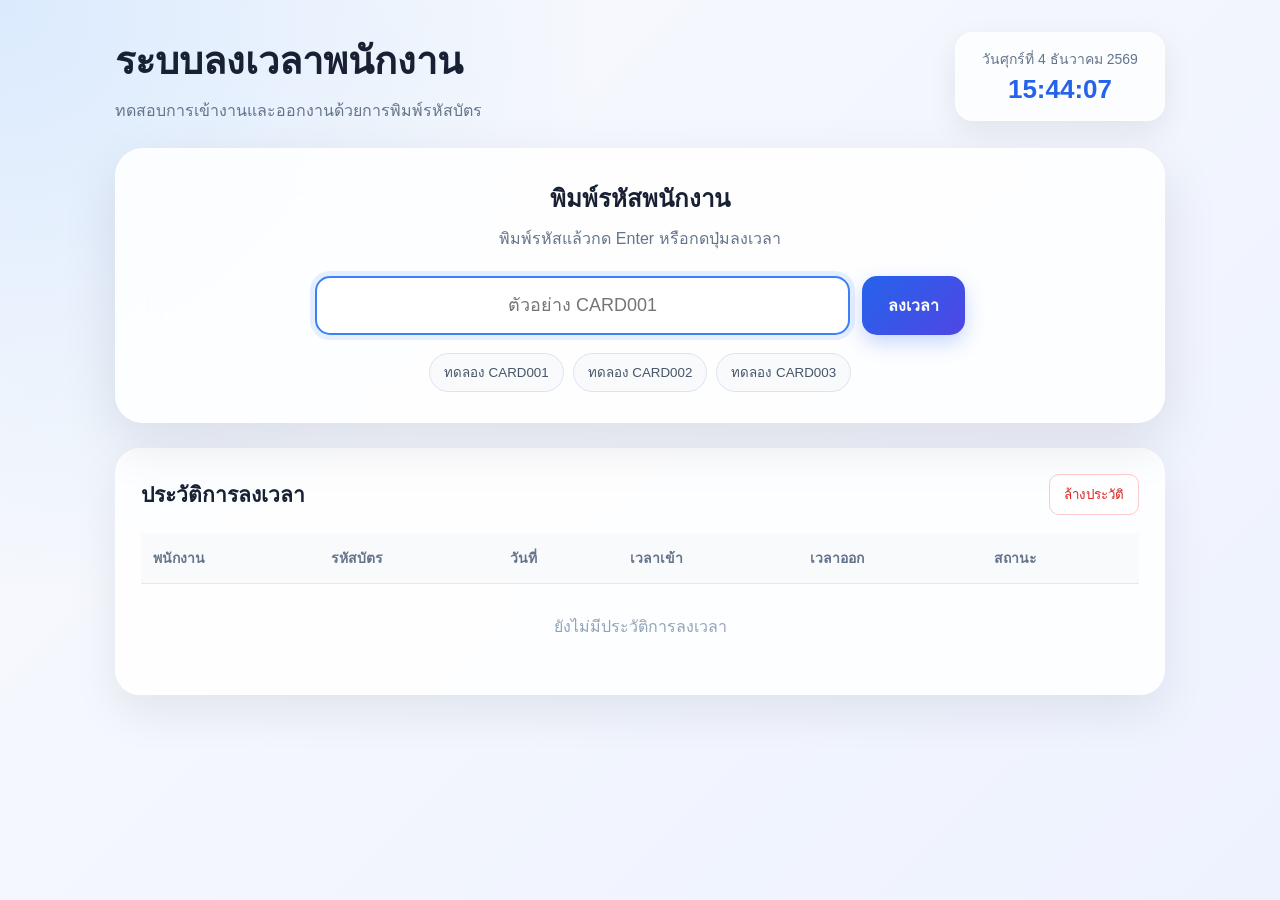
<file: งาน/attendance-test.html>
<!DOCTYPE html>
<html lang="th">
<head>
  <meta charset="UTF-8">
  <meta
    name="viewport"
    content="width=device-width, initial-scale=1.0"
  >

  <title>ระบบลงเวลาพนักงาน</title>

  <style>
    * {
      box-sizing: border-box;
      margin: 0;
      padding: 0;
    }

    body {
      min-height: 100vh;
      padding: 30px 18px;
      font-family: "Prompt", "Tahoma", sans-serif;
      color: #182033;
      background:
        radial-gradient(circle at top left, #dbeafe, transparent 38%),
        linear-gradient(135deg, #f8fafc, #eef2ff);
    }

    .container {
      width: min(1050px, 100%);
      margin: 0 auto;
    }

    .header {
      display: flex;
      justify-content: space-between;
      align-items: center;
      gap: 20px;
      margin-bottom: 25px;
    }

    .header h1 {
      margin-bottom: 7px;
      font-size: clamp(25px, 4vw, 38px);
    }

    .header p {
      color: #64748b;
    }

    .live-time {
      min-width: 210px;
      padding: 15px 20px;
      border: 1px solid rgba(255, 255, 255, 0.8);
      border-radius: 18px;
      background: rgba(255, 255, 255, 0.75);
      box-shadow: 0 10px 30px rgba(15, 23, 42, 0.08);
      text-align: center;
      backdrop-filter: blur(15px);
    }

    #currentDate {
      margin-bottom: 4px;
      color: #64748b;
      font-size: 14px;
    }

    #currentTime {
      color: #2563eb;
      font-size: 26px;
      font-weight: 700;
    }

    .scan-card {
      padding: 30px;
      border: 1px solid rgba(255, 255, 255, 0.8);
      border-radius: 28px;
      background: rgba(255, 255, 255, 0.86);
      box-shadow: 0 20px 55px rgba(15, 23, 42, 0.1);
      backdrop-filter: blur(18px);
    }

    .scan-card h2 {
      margin-bottom: 8px;
      text-align: center;
    }

    .scan-description {
      margin-bottom: 25px;
      color: #64748b;
      text-align: center;
    }

    .input-group {
      display: flex;
      gap: 12px;
      width: min(650px, 100%);
      margin: 0 auto;
    }

    #cardInput {
      flex: 1;
      min-width: 0;
      padding: 17px 20px;
      border: 2px solid #dbe3ef;
      border-radius: 15px;
      outline: none;
      background: #ffffff;
      font-size: 18px;
      text-align: center;
      text-transform: uppercase;
      transition: 0.2s;
    }

    #cardInput:focus {
      border-color: #3b82f6;
      box-shadow: 0 0 0 5px rgba(59, 130, 246, 0.12);
    }

    .scan-button {
      padding: 16px 26px;
      border: none;
      border-radius: 15px;
      color: white;
      background: linear-gradient(135deg, #2563eb, #4f46e5);
      box-shadow: 0 8px 20px rgba(37, 99, 235, 0.25);
      font-size: 16px;
      font-weight: 700;
      cursor: pointer;
      transition: 0.2s;
    }

    .scan-button:hover {
      transform: translateY(-2px);
    }

    .example-cards {
      display: flex;
      flex-wrap: wrap;
      justify-content: center;
      gap: 9px;
      margin-top: 18px;
    }

    .example-cards button {
      padding: 8px 14px;
      border: 1px solid #dbe3ef;
      border-radius: 999px;
      color: #475569;
      background: #f8fafc;
      cursor: pointer;
    }

    .example-cards button:hover {
      color: #2563eb;
      border-color: #93c5fd;
      background: #eff6ff;
    }

    .result {
      display: none;
      width: min(650px, 100%);
      margin: 25px auto 0;
      padding: 21px;
      border-radius: 18px;
      text-align: center;
    }

    .result.show {
      display: block;
      animation: resultAppear 0.3s ease;
    }

    .result.check-in {
      color: #166534;
      border: 1px solid #bbf7d0;
      background: #ecfdf5;
    }

    .result.check-out {
      color: #1e40af;
      border: 1px solid #bfdbfe;
      background: #eff6ff;
    }

    .result.error {
      color: #991b1b;
      border: 1px solid #fecaca;
      background: #fef2f2;
    }

    .result-icon {
      margin-bottom: 8px;
      font-size: 35px;
    }

    .result h3 {
      margin-bottom: 8px;
    }

    .result-name {
      margin-bottom: 5px;
      font-size: 20px;
      font-weight: 700;
    }

    .records-section {
      margin-top: 25px;
      padding: 25px;
      border: 1px solid rgba(255, 255, 255, 0.8);
      border-radius: 25px;
      background: rgba(255, 255, 255, 0.86);
      box-shadow: 0 18px 45px rgba(15, 23, 42, 0.08);
    }

    .section-heading {
      display: flex;
      justify-content: space-between;
      align-items: center;
      gap: 15px;
      margin-bottom: 18px;
    }

    .section-heading h2 {
      font-size: 21px;
    }

    .clear-button {
      padding: 9px 14px;
      border: 1px solid #fecaca;
      border-radius: 10px;
      color: #dc2626;
      background: #fff;
      cursor: pointer;
    }

    .table-wrapper {
      overflow-x: auto;
    }

    table {
      width: 100%;
      min-width: 720px;
      border-collapse: collapse;
    }

    th,
    td {
      padding: 14px 12px;
      border-bottom: 1px solid #e5e7eb;
      text-align: left;
    }

    th {
      color: #64748b;
      background: #f8fafc;
      font-size: 14px;
    }

    td {
      font-size: 15px;
    }

    .employee-name {
      font-weight: 700;
    }

    .status {
      display: inline-block;
      padding: 6px 11px;
      border-radius: 999px;
      font-size: 13px;
      font-weight: 700;
    }

    .status.working {
      color: #166534;
      background: #dcfce7;
    }

    .status.finished {
      color: #475569;
      background: #e2e8f0;
    }

    .empty-message {
      padding: 30px;
      color: #94a3b8;
      text-align: center;
    }

    @keyframes resultAppear {
      from {
        opacity: 0;
        transform: translateY(8px);
      }

      to {
        opacity: 1;
        transform: translateY(0);
      }
    }

    @media (max-width: 700px) {
      .header {
        align-items: stretch;
        flex-direction: column;
      }

      .live-time {
        width: 100%;
      }

      .scan-card,
      .records-section {
        padding: 20px;
        border-radius: 20px;
      }

      .input-group {
        flex-direction: column;
      }

      .scan-button {
        width: 100%;
      }
    }
  </style>
</head>

<body>

  <main class="container">

    <header class="header">
      <div>
        <h1>ระบบลงเวลาพนักงาน</h1>
        <p>ทดสอบการเข้างานและออกงานด้วยการพิมพ์รหัสบัตร</p>
      </div>

      <div class="live-time">
        <div id="currentDate"></div>
        <div id="currentTime">00:00:00</div>
      </div>
    </header>

    <section class="scan-card">
      <h2>พิมพ์รหัสพนักงาน</h2>

      <p class="scan-description">
        พิมพ์รหัสแล้วกด Enter หรือกดปุ่มลงเวลา
      </p>

      <div class="input-group">
        <input
          type="text"
          id="cardInput"
          placeholder="ตัวอย่าง CARD001"
          autocomplete="off"
          autofocus
        >

        <button
          type="button"
          class="scan-button"
          id="scanButton"
        >
          ลงเวลา
        </button>
      </div>

      <div class="example-cards">
        <button type="button" data-card="CARD001">
          ทดลอง CARD001
        </button>

        <button type="button" data-card="CARD002">
          ทดลอง CARD002
        </button>

        <button type="button" data-card="CARD003">
          ทดลอง CARD003
        </button>
      </div>

      <div id="result" class="result"></div>
    </section>

    <section class="records-section">
      <div class="section-heading">
        <h2>ประวัติการลงเวลา</h2>

        <button
          type="button"
          class="clear-button"
          id="clearButton"
        >
          ล้างประวัติ
        </button>
      </div>

      <div class="table-wrapper">
        <table>
          <thead>
            <tr>
              <th>พนักงาน</th>
              <th>รหัสบัตร</th>
              <th>วันที่</th>
              <th>เวลาเข้า</th>
              <th>เวลาออก</th>
              <th>สถานะ</th>
            </tr>
          </thead>

          <tbody id="recordTableBody"></tbody>
        </table>

        <div id="emptyMessage" class="empty-message">
          ยังไม่มีประวัติการลงเวลา
        </div>
      </div>
    </section>

  </main>

  <script>
    // รายชื่อพนักงานตัวอย่าง
    // เปลี่ยนชื่อและรหัสตรงนี้ได้
    const employees = [
      {
        employeeId: "EMP001",
        cardId: "CARD001",
        name: "สมชาย ใจดี",
        position: "ฝ่ายผลิต"
      },
      {
        employeeId: "EMP002",
        cardId: "CARD002",
        name: "สุดา มั่นคง",
        position: "ฝ่ายคลังสินค้า"
      },
      {
        employeeId: "EMP003",
        cardId: "CARD003",
        name: "อนันต์ ตั้งใจ",
        position: "ฝ่ายจัดส่ง"
      }
    ];

    const cardInput = document.getElementById("cardInput");
    const scanButton = document.getElementById("scanButton");
    const result = document.getElementById("result");
    const recordTableBody =
      document.getElementById("recordTableBody");
    const emptyMessage =
      document.getElementById("emptyMessage");
    const clearButton =
      document.getElementById("clearButton");

    // อ่านข้อมูลเดิมจาก Local Storage
    let attendanceRecords = JSON.parse(
      localStorage.getItem("attendanceRecords")
    ) || [];

    function saveRecords() {
      localStorage.setItem(
        "attendanceRecords",
        JSON.stringify(attendanceRecords)
      );
    }

    function getDateKey(date) {
      const year = date.getFullYear();
      const month = String(date.getMonth() + 1).padStart(2, "0");
      const day = String(date.getDate()).padStart(2, "0");

      return `${year}-${month}-${day}`;
    }

    function formatDate(dateValue) {
      return new Date(dateValue).toLocaleDateString("th-TH", {
        day: "2-digit",
        month: "short",
        year: "numeric"
      });
    }

    function formatTime(dateValue) {
      if (!dateValue) {
        return "-";
      }

      return new Date(dateValue).toLocaleTimeString("th-TH", {
        hour: "2-digit",
        minute: "2-digit",
        second: "2-digit"
      });
    }

    function updateClock() {
      const now = new Date();

      document.getElementById("currentDate").textContent =
        now.toLocaleDateString("th-TH", {
          weekday: "long",
          day: "numeric",
          month: "long",
          year: "numeric"
        });

      document.getElementById("currentTime").textContent =
        now.toLocaleTimeString("th-TH", {
          hour: "2-digit",
          minute: "2-digit",
          second: "2-digit"
        });
    }

    function showResult(type, title, employee, time, message) {
      result.className = `result show ${type}`;

      let icon = "✅";

      if (type === "check-out") {
        icon = "👋";
      }

      if (type === "error") {
        icon = "⚠️";
      }

      if (employee) {
        result.innerHTML = `
          <div class="result-icon">${icon}</div>
          <h3>${title}</h3>
          <div class="result-name">${employee.name}</div>
          <div>${employee.position}</div>
          <div style="margin-top:8px;">
            เวลา ${time}
          </div>
        `;
      } else {
        result.innerHTML = `
          <div class="result-icon">${icon}</div>
          <h3>${title}</h3>
          <div>${message}</div>
        `;
      }
    }

    function scanCard() {
      const cardId = cardInput.value
        .trim()
        .toUpperCase();

      if (!cardId) {
        showResult(
          "error",
          "กรุณากรอกรหัส",
          null,
          null,
          "พิมพ์รหัส เช่น CARD001"
        );

        cardInput.focus();
        return;
      }

      const employee = employees.find(
        item => item.cardId === cardId
      );

      if (!employee) {
        showResult(
          "error",
          "ไม่พบข้อมูลพนักงาน",
          null,
          null,
          `ไม่มีรหัส ${cardId} อยู่ในระบบ`
        );

        cardInput.select();
        return;
      }

      const now = new Date();
      const today = getDateKey(now);

      // ตรวจสอบว่าพนักงานคนนี้เข้างานอยู่หรือไม่
      const openRecord = [...attendanceRecords]
        .reverse()
        .find(record =>
          record.employeeId === employee.employeeId &&
          record.dateKey === today &&
          record.checkOut === null
        );

      if (openRecord) {
        // ถ้ามีเวลาเข้าแต่ยังไม่มีเวลาออก
        // การพิมพ์ครั้งนี้จะเป็นการออกงาน
        openRecord.checkOut = now.toISOString();

        showResult(
          "check-out",
          "ลงเวลาออกงานสำเร็จ",
          employee,
          formatTime(now)
        );
      } else {
        // ถ้ายังไม่มีรายการเปิดอยู่
        // การพิมพ์ครั้งนี้จะเป็นการเข้างาน
        attendanceRecords.push({
          recordId: Date.now(),
          employeeId: employee.employeeId,
          cardId: employee.cardId,
          name: employee.name,
          position: employee.position,
          dateKey: today,
          checkIn: now.toISOString(),
          checkOut: null
        });

        showResult(
          "check-in",
          "ลงเวลาเข้างานสำเร็จ",
          employee,
          formatTime(now)
        );
      }

      saveRecords();
      renderRecords();

      cardInput.value = "";
      cardInput.focus();
    }

    function renderRecords() {
      recordTableBody.innerHTML = "";

      if (attendanceRecords.length === 0) {
        emptyMessage.style.display = "block";
        return;
      }

      emptyMessage.style.display = "none";

      const sortedRecords = [...attendanceRecords].sort(
        (a, b) =>
          new Date(b.checkIn) - new Date(a.checkIn)
      );

      sortedRecords.forEach(record => {
        const row = document.createElement("tr");

        const isWorking = record.checkOut === null;

        row.innerHTML = `
          <td>
            <div class="employee-name">${record.name}</div>
            <small style="color:#64748b;">
              ${record.position}
            </small>
          </td>

          <td>${record.cardId}</td>

          <td>${formatDate(record.checkIn)}</td>

          <td>${formatTime(record.checkIn)}</td>

          <td>${formatTime(record.checkOut)}</td>

          <td>
            <span class="status ${
              isWorking ? "working" : "finished"
            }">
              ${
                isWorking
                  ? "กำลังปฏิบัติงาน"
                  : "ออกงานแล้ว"
              }
            </span>
          </td>
        `;

        recordTableBody.appendChild(row);
      });
    }

    scanButton.addEventListener("click", scanCard);

    cardInput.addEventListener("keydown", event => {
      if (event.key === "Enter") {
        scanCard();
      }
    });

    document
      .querySelectorAll("[data-card]")
      .forEach(button => {
        button.addEventListener("click", () => {
          cardInput.value = button.dataset.card;
          scanCard();
        });
      });

    clearButton.addEventListener("click", () => {
      const confirmed = confirm(
        "ต้องการล้างประวัติการลงเวลาทั้งหมดหรือไม่?"
      );

      if (!confirmed) {
        return;
      }

      attendanceRecords = [];
      saveRecords();
      renderRecords();

      result.className = "result";
      result.innerHTML = "";

      cardInput.focus();
    });

    document.addEventListener("click", event => {
      if (
        event.target.tagName !== "BUTTON" &&
        event.target.tagName !== "INPUT"
      ) {
        cardInput.focus();
      }
    });

    updateClock();
    setInterval(updateClock, 1000);
    renderRecords();
  </script>

</body>
</html>
</file>
<file: Style.css>
:root {
    --bg: #f6f8fc;
    --surface: #ffffff;
    --text: #192238;
    --muted: #758097;
    --line: #e6ebf4;
  
    --primary: #3157f6;
    --primary-soft: #edf2ff;
  
    --purple: #7457f5;
    --purple-soft: #f0edff;
  
    --green: #239667;
    --green-soft: #e8f8ef;
  
    --orange: #e49a13;
    --orange-soft: #fff4df;
  
    --red: #da5555;
    --red-soft: #ffeaea;
  
    --shadow:
      0 18px 46px rgba(31, 43, 71, 0.08);
  }
  
  * {
    box-sizing: border-box;
    margin: 0;
    padding: 0;
  }
  
  body {
    min-height: 100vh;
    color: var(--text);
  
    background:
      radial-gradient(
        circle at top right,
        rgba(49, 87, 246, 0.08),
        transparent 30rem
      ),
      radial-gradient(
        circle at bottom left,
        rgba(116, 87, 245, 0.07),
        transparent 28rem
      ),
      var(--bg);
  
    font-family:
      "Segoe UI",
      "Noto Sans Thai",
      Tahoma,
      Arial,
      sans-serif;
  }
  
  button,
  input,
  select {
    font: inherit;
  }
  
  button {
    cursor: pointer;
  }
  
  a {
    color: inherit;
    text-decoration: none;
  }
  
  img {
    display: block;
    max-width: 100%;
  }
  
  .eyebrow {
    margin-bottom: 7px;
    color: var(--primary);
    font-size: 12px;
    font-weight: 800;
    letter-spacing: 1.6px;
  }
  
  .live-text {
    color: var(--green);
  }
  
  .muted {
    color: var(--muted);
    font-size: 14px;
    line-height: 1.7;
  }
  
  .surface-card {
    border: 1px solid rgba(255, 255, 255, 0.94);
    border-radius: 26px;
    background: rgba(255, 255, 255, 0.93);
    box-shadow: var(--shadow);
  }
  
  .primary-button,
  .secondary-button {
    display: inline-flex;
    min-height: 46px;
    padding: 11px 20px;
    align-items: center;
    justify-content: center;
    border-radius: 14px;
    font-weight: 800;
    transition: 0.2s;
  }
  
  .primary-button {
    border: none;
    color: #ffffff;
  
    background:
      linear-gradient(
        135deg,
        var(--primary),
        var(--purple)
      );
  
    box-shadow:
      0 11px 25px rgba(49, 87, 246, 0.24);
  }
  
  .primary-button:hover {
    transform: translateY(-2px);
  }
  
  .secondary-button {
    border: 1px solid var(--line);
    color: #506078;
    background: #ffffff;
  }
  
  .text-link,
  .text-button {
    border: none;
    color: var(--primary);
    background: transparent;
    font-size: 13px;
    font-weight: 800;
  }
  
  .section-heading {
    display: flex;
    margin-bottom: 18px;
    align-items: center;
    justify-content: space-between;
    gap: 18px;
  }
  
  .section-heading h2 {
    font-size: 23px;
  }
  
  /* หน้าเช็กชื่อ */
  
  .attendance-page {
    padding: 22px;
  }
  
  .public-header {
    display: flex;
    width: min(1180px, 100%);
    margin: 0 auto 22px;
    align-items: center;
    justify-content: space-between;
    gap: 20px;
  }
  
  .brand {
    display: flex;
    align-items: center;
    gap: 12px;
  }
  
  .brand-logo {
    display: grid;
    width: 50px;
    height: 50px;
    place-items: center;
    border-radius: 16px;
    color: #ffffff;
  
    background:
      linear-gradient(
        135deg,
        var(--primary),
        var(--purple)
      );
  
    font-weight: 900;
  }
  
  .brand strong,
  .brand small {
    display: block;
  }
  
  .brand strong {
    font-size: 15px;
  }
  
  .brand small {
    margin-top: 2px;
    color: var(--muted);
    font-size: 11px;
  }
  
  .public-nav {
    display: flex;
    gap: 7px;
    padding: 6px;
    border-radius: 16px;
    background: rgba(255, 255, 255, 0.85);
    box-shadow: var(--shadow);
  }
  
  .public-nav a {
    padding: 9px 14px;
    border-radius: 11px;
    color: #68738a;
    font-size: 13px;
    font-weight: 700;
  }
  
  .public-nav a:hover,
  .public-nav a.active {
    color: var(--primary);
    background: var(--primary-soft);
  }
  
  .attendance-container {
    width: min(1180px, 100%);
    margin: 0 auto;
  }
  
  .attendance-grid {
    display: grid;
    grid-template-columns: 0.82fr 1.38fr;
    gap: 24px;
  }
  
  .clock-card {
    position: relative;
    display: flex;
    min-height: 480px;
    padding: 40px;
    align-items: center;
    justify-content: center;
    flex-direction: column;
    overflow: hidden;
    border-radius: 31px;
    color: #ffffff;
  
    background:
      linear-gradient(
        145deg,
        #3157f6,
        #5135d6
      );
  
    box-shadow:
      0 25px 60px rgba(49, 87, 246, 0.23);
  
    text-align: center;
  }
  
  .clock-card::before,
  .clock-card::after {
    content: "";
    position: absolute;
    border-radius: 50%;
    background: rgba(255, 255, 255, 0.1);
  }
  
  .clock-card::before {
    width: 280px;
    height: 280px;
    top: -130px;
    right: -105px;
  }
  
  .clock-card::after {
    width: 220px;
    height: 220px;
    bottom: -95px;
    left: -75px;
  }
  
  .clock-card p,
  .clock-card h1,
  .clock-card span {
    position: relative;
    z-index: 1;
  }
  
  .clock-card p {
    color: rgba(255, 255, 255, 0.84);
  }
  
  .clock-card h1 {
    margin: 20px 0 9px;
    font-size: clamp(46px, 7vw, 73px);
  }
  
  .clock-card span {
    color: rgba(255, 255, 255, 0.72);
    font-size: 13px;
  }
  
  .attendance-card {
    display: flex;
    min-height: 480px;
    padding: 44px;
    align-items: center;
    justify-content: center;
    flex-direction: column;
    border-radius: 31px;
    background: rgba(255, 255, 255, 0.94);
    box-shadow: var(--shadow);
    text-align: center;
  }
  
  .attendance-icon {
    display: grid;
    width: 70px;
    height: 70px;
    margin-bottom: 17px;
    place-items: center;
    border-radius: 22px;
    color: var(--primary);
    background: var(--primary-soft);
    font-size: 31px;
  }
  
  .attendance-card h2 {
    margin-bottom: 8px;
    font-size: 36px;
  }
  
  .attendance-form {
    display: flex;
    width: min(650px, 100%);
    margin-top: 26px;
    gap: 11px;
  }
  
  .attendance-form input {
    flex: 1;
    min-width: 0;
    padding: 16px 18px;
    border: 2px solid var(--line);
    border-radius: 15px;
    outline: none;
    background: #ffffff;
    font-size: 17px;
    font-weight: 700;
    text-align: center;
    text-transform: uppercase;
  }
  
  .attendance-form input:focus {
    border-color: #aab6ff;
  
    box-shadow:
      0 0 0 5px rgba(49, 87, 246, 0.09);
  }
  
  .search-button {
    min-width: 126px;
    color: #ffffff !important;
    font-size: 16px;
  }
  
  .demo-code-row {
    display: flex;
    margin-top: 15px;
    align-items: center;
    justify-content: center;
    flex-wrap: wrap;
    gap: 8px;
    color: var(--muted);
    font-size: 12px;
  }
  
  .demo-code-row button {
    padding: 7px 11px;
    border: 1px solid var(--line);
    border-radius: 999px;
    color: #66728a;
    background: #ffffff;
  }
  
  .scan-result {
    display: flex;
    width: min(650px, 100%);
    margin-top: 22px;
    padding: 18px;
    align-items: center;
    gap: 16px;
    border-radius: 19px;
    text-align: left;
  }
  
  .scan-result.ready {
    color: #4f5c73;
    border: 1px solid var(--line);
    background: #f8fafc;
  }
  
  .scan-result.check-in {
    color: #156b49;
    border: 1px solid #b8ead0;
    background: #ecfaf3;
  }
  
  .scan-result.check-out {
    color: #2942a8;
    border: 1px solid #c6d0ff;
    background: #eef2ff;
  }
  
  .scan-result.error {
    color: #a43f3f;
    border: 1px solid #ffcaca;
    background: #fff1f1;
  }
  
  .scan-photo-box {
    width: 84px;
    height: 84px;
    flex: 0 0 84px;
  }
  
  .scan-photo,
  .scan-initial {
    width: 84px;
    height: 84px;
    border-radius: 22px;
  }
  
  .scan-photo {
    display: none;
    object-fit: cover;
  }
  
  .scan-initial {
    display: grid;
    place-items: center;
    color: var(--primary);
    background: #ffffff;
    font-size: 23px;
    font-weight: 900;
  }
  
  .scan-result-detail {
    flex: 1;
  }
  
  .scan-result-name {
    margin-top: 4px;
    font-size: 19px;
    font-weight: 900;
  }
  
  .scan-result-meta {
    margin-top: 2px;
    font-size: 13px;
  }
  
  .scan-result-time {
    display: block;
    margin-top: 7px;
  }
  
  .latest-card {
    margin-top: 24px;
    padding: 27px;
  }
  
  .latest-list {
    display: grid;
    gap: 10px;
  }
  
  .latest-item {
    display: flex;
    padding: 14px;
    align-items: center;
    justify-content: space-between;
    gap: 14px;
    border: 1px solid var(--line);
    border-radius: 17px;
    background: #ffffff;
  }
  
  .person-cell {
    display: flex;
    align-items: center;
    gap: 11px;
  }
  
  .person-photo,
  .person-initial {
    width: 46px;
    height: 46px;
    flex: 0 0 46px;
    border-radius: 14px;
  }
  
  .person-photo {
    object-fit: cover;
  }
  
  .person-initial {
    display: grid;
    place-items: center;
    color: var(--primary);
    background: var(--primary-soft);
    font-weight: 900;
  }
  
  .person-text strong,
  .person-text small {
    display: block;
  }
  
  .person-text small {
    margin-top: 3px;
    color: var(--muted);
    font-size: 11px;
  }
  
  .status-box {
    text-align: right;
  }
  
  .status-box small {
    display: block;
    margin-top: 4px;
    color: var(--muted);
    font-size: 11px;
  }
  
  .status-pill {
    display: inline-flex;
    padding: 7px 11px;
    border-radius: 999px;
    font-size: 11px;
    font-weight: 800;
  }
  
  .status-pill.working {
    color: #176944;
    background: #dcf7e8;
  }
  
  .status-pill.finished {
    color: #2945ad;
    background: #e5eaff;
  }
  
  .status-pill.absent {
    color: #a7680d;
    background: #fff0d5;
  }
  
  /* เมนูด้านซ้าย */
  
  .app-layout {
    display: grid;
    min-height: 100vh;
    grid-template-columns: 92px 1fr;
  }
  
  .sidebar {
    position: sticky;
    top: 0;
    display: flex;
    height: 100vh;
    padding: 20px 10px;
    align-items: center;
    flex-direction: column;
    border-right: 1px solid var(--line);
    background: rgba(255, 255, 255, 0.94);
  }
  
  .sidebar-logo {
    display: grid;
    width: 52px;
    height: 52px;
    place-items: center;
    border-radius: 18px;
    color: #ffffff;
  
    background:
      linear-gradient(
        135deg,
        var(--primary),
        var(--purple)
      );
  
    font-weight: 900;
  }
  
  .sidebar-nav {
    display: grid;
    width: 100%;
    margin-top: 20px;
    gap: 10px;
  }
  
  .sidebar-nav a {
    display: grid;
    padding: 10px 5px;
    justify-items: center;
    gap: 6px;
    border-radius: 16px;
    color: #6b758b;
  }
  
  .sidebar-nav a:hover,
  .sidebar-nav a.active {
    color: var(--primary);
    background: var(--primary-soft);
  }
  
  .nav-icon {
    display: grid;
    width: 35px;
    height: 35px;
    place-items: center;
    border-radius: 12px;
    background: #f7f9fd;
  }
  
  .sidebar-nav a span:last-child {
    font-size: 11px;
    font-weight: 800;
  }
  
  .dashboard-main {
    min-width: 0;
    padding: 28px 28px 36px;
  }
  
  .dashboard-header {
    display: flex;
    margin-bottom: 23px;
    align-items: flex-start;
    justify-content: space-between;
    gap: 20px;
  }
  
  .dashboard-header h1 {
    margin-bottom: 8px;
    font-size: 41px;
  }
  
  .dashboard-clock {
    min-width: 235px;
    padding: 18px 20px;
    border: 1px solid var(--line);
    border-radius: 22px;
    background: #ffffff;
    box-shadow: var(--shadow);
    text-align: right;
  }
  
  .dashboard-clock p {
    color: var(--muted);
    font-size: 12px;
  }
  
  .dashboard-clock strong,
  .dashboard-clock span {
    display: block;
  }
  
  .dashboard-clock strong {
    margin: 6px 0;
    font-size: 37px;
  }
  
  .dashboard-clock span {
    color: var(--muted);
    font-size: 12px;
  }
  
  /* การ์ดสรุป */
  
  .summary-grid {
    display: grid;
    margin-bottom: 23px;
    grid-template-columns: 1.3fr 1fr 1fr 1fr;
    gap: 18px;
  }
  
  .summary-main-card,
  .summary-small-card {
    min-height: 170px;
    border-radius: 23px;
    box-shadow: var(--shadow);
  }
  
  .summary-main-card {
    padding: 22px;
    color: #ffffff;
  
    background:
      linear-gradient(
        135deg,
        #3157f6,
        #273fc8
      );
  }
  
  .summary-main-card > p {
    font-size: 12px;
    font-weight: 800;
  }
  
  .summary-main-content {
    display: flex;
    margin-top: 32px;
    align-items: flex-end;
    justify-content: space-between;
    gap: 14px;
  }
  
  .summary-main-content strong {
    display: block;
    margin-bottom: 7px;
    font-size: 53px;
  }
  
  .summary-main-content span {
    font-size: 13px;
  }
  
  .summary-main-content b {
    padding: 8px 11px;
    border-radius: 999px;
    background: rgba(255, 255, 255, 0.16);
    font-size: 11px;
  }
  
  .summary-small-card {
    display: flex;
    padding: 20px;
    justify-content: space-between;
    flex-direction: column;
    background: #ffffff;
  }
  
  .warning-card {
    border-top: 3px solid #eb7777;
  }
  
  .summary-icon {
    display: grid;
    width: 47px;
    height: 47px;
    place-items: center;
    border-radius: 15px;
    font-weight: 900;
  }
  
  .summary-icon.green {
    color: var(--green);
    background: var(--green-soft);
  }
  
  .summary-icon.orange {
    color: var(--orange);
    background: var(--orange-soft);
  }
  
  .summary-icon.red {
    color: var(--red);
    background: var(--red-soft);
  }
  
  .summary-small-card p {
    color: #5f6b82;
    font-size: 13px;
  }
  
  .summary-small-card strong {
    display: block;
    margin: 6px 0;
    font-size: 43px;
  }
  
  .summary-small-card small {
    color: var(--muted);
  }
  
  /* Process */
  
  .dashboard-section {
    margin-bottom: 23px;
  }
  
  .process-grid {
    display: grid;
    grid-template-columns: repeat(4, 1fr);
    gap: 18px;
  }
  
  .process-card {
    display: flex;
    min-height: 195px;
    padding: 19px;
    justify-content: space-between;
    flex-direction: column;
    border-radius: 23px;
    background: #ffffff;
    box-shadow: var(--shadow);
  }
  
  .process-top {
    display: flex;
    justify-content: space-between;
    gap: 10px;
  }
  
  .process-tag,
  .process-status {
    padding: 7px 10px;
    border-radius: 11px;
    font-size: 11px;
    font-weight: 900;
  }
  
  .process-tag.blue {
    color: var(--primary);
    background: var(--primary-soft);
  }
  
  .process-tag.purple {
    color: #6344d6;
    background: var(--purple-soft);
  }
  
  .process-tag.green {
    color: #27875d;
    background: var(--green-soft);
  }
  
  .process-tag.orange {
    color: #ac700f;
    background: var(--orange-soft);
  }
  
  .process-status {
    color: #31805c;
    background: #e9f7ef;
  }
  
  .process-name {
    margin-top: 12px;
    font-size: 20px;
  }
  
  .process-count {
    margin-top: 8px;
  }
  
  .process-count strong {
    margin-right: 4px;
    font-size: 42px;
  }
  
  .process-description {
    color: var(--muted);
    font-size: 11px;
  }
  
  .progress-track {
    height: 8px;
    margin-top: 15px;
    overflow: hidden;
    border-radius: 999px;
    background: #edf1f7;
  }
  
  .progress-fill {
    height: 100%;
  }
  
  .progress-fill.blue {
    background: var(--primary);
  }
  
  .progress-fill.purple {
    background: var(--purple);
  }
  
  .progress-fill.green {
    background: var(--green);
  }
  
  .progress-fill.orange {
    background: var(--orange);
  }
  
  .progress-labels {
    display: flex;
    margin-top: 7px;
    justify-content: space-between;
    color: var(--muted);
    font-size: 11px;
  }
  
  /* ตาราง */
  
  .dashboard-table-card {
    padding: 22px;
  }
  
  .filter-grid {
    display: grid;
    margin-bottom: 17px;
    grid-template-columns: 1.5fr 1fr 1fr;
    gap: 12px;
  }
  
  .search-field {
    position: relative;
  }
  
  .search-field > span {
    position: absolute;
    top: 50%;
    left: 15px;
    color: #94a0b6;
    transform: translateY(-50%);
  }
  
  .search-field input,
  .filter-grid select,
  .employee-form-grid input,
  .employee-form-grid select {
    width: 100%;
    border: 1px solid var(--line);
    border-radius: 15px;
    outline: none;
    background: #ffffff;
  }
  
  .search-field input {
    padding: 13px 15px 13px 42px;
  }
  
  .filter-grid select {
    padding: 13px 14px;
  }
  
  .table-scroll {
    overflow-x: auto;
  }
  
  .data-table {
    width: 100%;
    min-width: 900px;
    border-collapse: collapse;
  }
  
  .data-table th,
  .data-table td {
    padding: 14px 11px;
    border-bottom: 1px solid var(--line);
    text-align: left;
  }
  
  .data-table th {
    color: #748097;
    background: #fbfcfe;
    font-size: 11px;
  }
  
  .data-table td {
    font-size: 12px;
  }
  
  .empty-state {
    display: none;
    padding: 36px 18px;
    color: #97a2b6;
    text-align: center;
  }
  
  .updated-text {
    margin-top: 14px;
    color: var(--muted);
    font-size: 11px;
    text-align: right;
  }
  
  /* รายชื่อพนักงาน */
  
  .employee-toolbar {
    display: flex;
    padding: 16px;
    align-items: center;
    justify-content: space-between;
    gap: 18px;
  }
  
  .employee-search-field {
    width: min(550px, 100%);
  }
  
  .employee-toolbar p {
    color: var(--muted);
  }
  
  .employee-table-card {
    margin-top: 18px;
    padding: 14px 22px 22px;
  }
  
  .employee-table {
    min-width: 1000px;
  }
  
  .employee-actions {
    display: flex;
    gap: 6px;
  }
  
  .icon-button {
    width: 35px;
    height: 35px;
    border: 1px solid var(--line);
    border-radius: 10px;
    color: #657188;
    background: #ffffff;
  }
  
  .icon-button.delete:hover {
    color: var(--red);
    background: var(--red-soft);
  }
  
  /* Modal */
  
  .modal {
    position: fixed;
    inset: 0;
    z-index: 100;
    display: none;
    padding: 20px;
    align-items: center;
    justify-content: center;
  }
  
  .modal.open {
    display: flex;
  }
  
  .modal-backdrop {
    position: absolute;
    inset: 0;
    background: rgba(18, 27, 48, 0.55);
  }
  
  .modal-card {
    position: relative;
    z-index: 1;
    width: min(760px, 100%);
    max-height: calc(100vh - 40px);
    padding: 28px;
    overflow-y: auto;
    border-radius: 25px;
    background: #ffffff;
  }
  
  .modal-header {
    display: flex;
    margin-bottom: 22px;
    justify-content: space-between;
  }
  
  .modal-close {
    width: 40px;
    height: 40px;
    border: none;
    border-radius: 12px;
    background: #f1f4f8;
    font-size: 25px;
  }
  
  .photo-upload-row {
    display: flex;
    margin-bottom: 22px;
    padding: 17px;
    align-items: center;
    gap: 18px;
    border: 1px solid var(--line);
    border-radius: 19px;
    background: #fafbfe;
  }
  
  .photo-preview-box {
    width: 100px;
    height: 100px;
    flex: 0 0 100px;
  }
  
  .photo-preview,
  .photo-preview-initial {
    width: 100px;
    height: 100px;
    border-radius: 25px;
  }
  
  .photo-preview {
    display: none;
    object-fit: cover;
  }
  
  .photo-preview-initial {
    display: grid;
    place-items: center;
    color: var(--primary);
    background: var(--primary-soft);
    font-size: 25px;
    font-weight: 900;
  }
  
  .upload-button {
    display: inline-flex;
    padding: 11px 15px;
    border: 1px solid #bac6ff;
    border-radius: 12px;
    color: var(--primary);
    background: #ffffff;
    font-weight: 800;
    cursor: pointer;
  }
  
  .upload-button input {
    display: none;
  }
  
  .upload-note {
    margin-top: 8px;
    color: var(--muted);
    font-size: 11px;
  }
  
  .remove-photo-button {
    margin-top: 8px;
    border: none;
    color: var(--red);
    background: transparent;
    font-weight: 800;
  }
  
  .employee-form-grid {
    display: grid;
    grid-template-columns: repeat(2, 1fr);
    gap: 16px;
  }
  
  .employee-form-grid label > span {
    display: block;
    margin-bottom: 7px;
    font-size: 12px;
    font-weight: 800;
  }
  
  .employee-form-grid input,
  .employee-form-grid select {
    padding: 12px 13px;
  }
  
  .form-error {
    min-height: 20px;
    margin-top: 13px;
    color: var(--red);
  }
  
  .modal-actions {
    display: flex;
    margin-top: 12px;
    justify-content: flex-end;
    gap: 10px;
  }
  
  /* Responsive */
  
  @media (max-width: 1280px) {
    .summary-grid {
      grid-template-columns: repeat(2, 1fr);
    }
  
    .process-grid {
      grid-template-columns: repeat(2, 1fr);
    }
  }
  
  @media (max-width: 920px) {
    .attendance-grid {
      grid-template-columns: 1fr;
    }
  
    .app-layout {
      grid-template-columns: 1fr;
    }
  
    .sidebar {
      position: static;
      height: auto;
      justify-content: space-between;
      flex-direction: row;
    }
  
    .sidebar-nav {
      display: flex;
      width: auto;
      margin-top: 0;
    }
  
    .dashboard-header {
      flex-direction: column;
    }
  }
  
  @media (max-width: 680px) {
    .attendance-page {
      padding: 14px;
    }
  
    .public-header,
    .section-heading,
    .employee-toolbar,
    .photo-upload-row {
      align-items: flex-start;
      flex-direction: column;
    }
  
    .public-nav {
      width: 100%;
    }
  
    .public-nav a {
      flex: 1;
      text-align: center;
    }
  
    .attendance-form,
    .scan-result {
      flex-direction: column;
    }
  
    .search-button {
      width: 100%;
    }
  
    .scan-result {
      text-align: center;
    }
  
    .summary-grid,
    .process-grid,
    .filter-grid,
    .employee-form-grid {
      grid-template-columns: 1fr;
    }
  
    .employee-toolbar,
    .employee-search-field {
      width: 100%;
    }
  }
</file>
